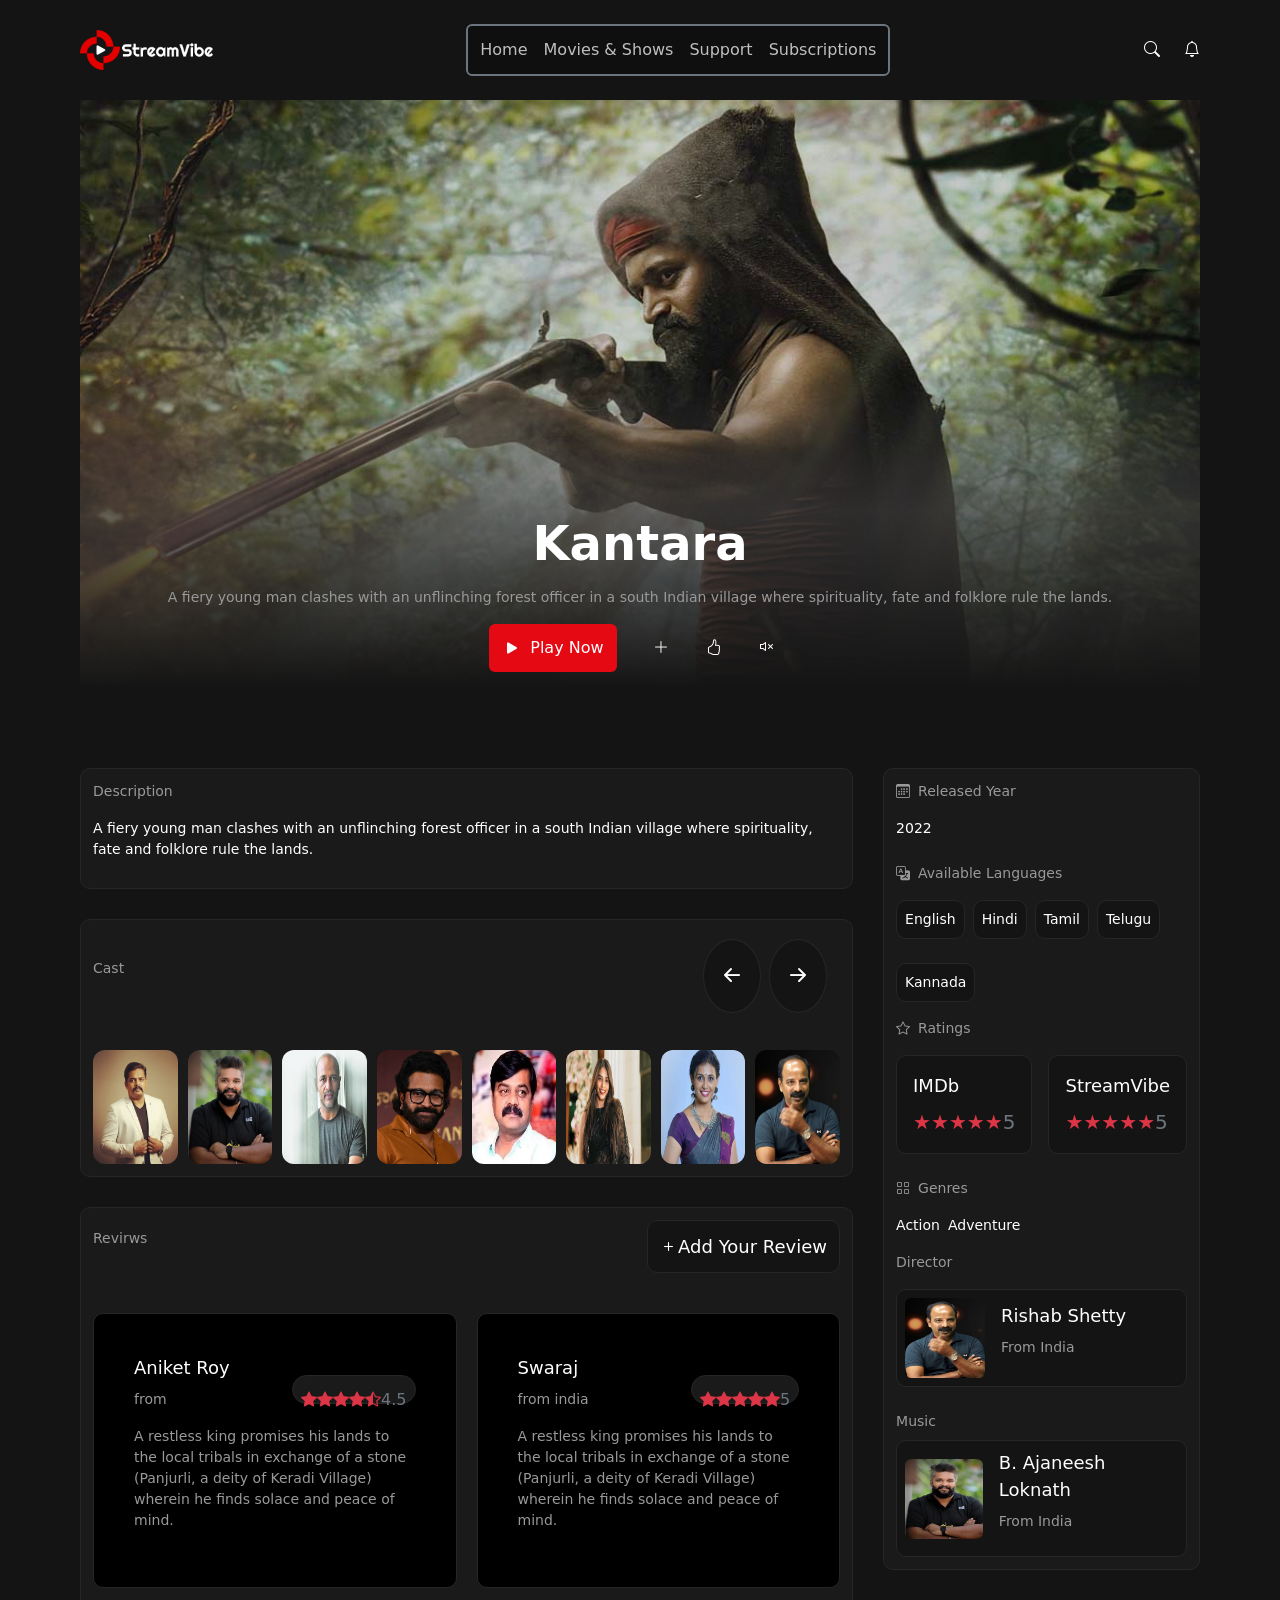
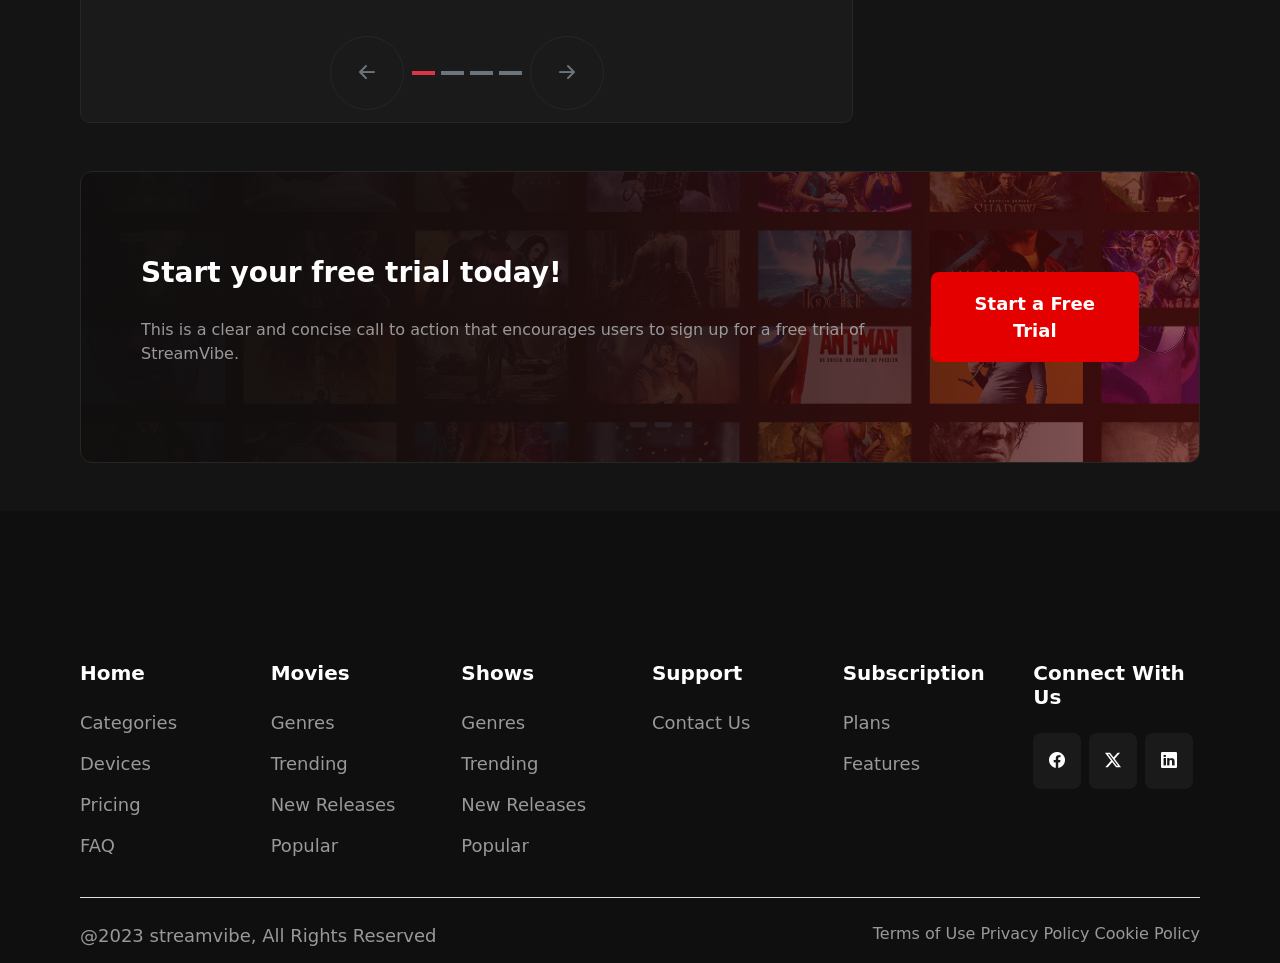
<file: pages/Movie_open.html>
<!DOCTYPE html>
<html lang="en">
    <head>
        <meta charset="UTF-8">
        <meta name="viewport" content="width=device-width, initial-scale=1.0">
        <link rel="stylesheet"
            href="https://cdn.jsdelivr.net/npm/bootstrap@5.3.8/dist/css/bootstrap.min.css">
        <link rel="stylesheet"
            href="https://cdn.jsdelivr.net/npm/bootstrap-icons@1.11.3/font/bootstrap-icons.min.css">

        <title>Movie open</title>
        <link rel="stylesheet" href="../components/Navbar_Footer_Banner.css">
        <link rel="stylesheet" href="../components/hero.css">
        <link rel="stylesheet" href="../components/paragraph_heading.css">
        <link rel="stylesheet" href="../assets/styles/movie_open.css">
    </head>
    <body style="background-color: #141414;">
        <header>
            <nav class="navbar justify-content-between navbar-expand-lg py-4 ">
                <a href="#">
                    <img
                        src="../assets/Logo.png" height="40px"
                        alt="logo">
                </a>
                <button class="d-lg-none d-md-block border-0" type="button">
                    <i class="bi bi-list fs-1 text-white" id="menu"></i>
                </button>
                <div class="links ">
                    <ul
                        class="navbar-nav mx-auto mt-3 mt-lg-0 p-1 border border-2 rounded border-secondary">
                        <li>
                            <a class="nav-link" href="../pages/Home_page.html"
                                >Home</a>
                        </li>
                        <li>
                            <a class="nav-link"
                                href="../pages/movies_show.html"
                                >Movies & Shows</a>
                        </li>
                        <li>
                            <a class="nav-link"
                                href="../pages/Support.html">Support</a>
                        </li>
                        <li>
                            <a class="nav-link" href="../pages/subscription.html"
                                >Subscriptions</a>
                        </li>
                    </ul>
                </div>
                <div
                    class="d-flex align-items-center justify-content-center justify-content-lg-end mt-3 mt-lg-0 d-none d-md-none d-lg-flex gap-lg-2 gap-xl-4 ">
                    <button
                        class="bi bi-search nav-icon me-3 me-lg-0 border-0 text-white"></button>
                    <button
                        class="bi bi-bell nav-icon border-0 text-white"></button>
                </div>
            </nav>
        </header>

        <main>
            <div class="movie-hero position-relative ">
                <img src="../assets/move&open/bg2.png" alt
                    class="w-100 rounded-3 object-fit-cover">
                <div
                    class="movie-hero-overlay d-flex flex-column align-items-center justify-content-end position-absolute bottom-0 start-0 end-0 top-0 pb-3">
                    <h1 class="movie-title text-white">Kantara</h1>
                    <p class="movie-tagline d-none d-lg-block ">A fiery young
                        man clashes with an
                        unflinching forest officer in a south Indian village
                        where spirituality, fate and folklore rule the
                        lands.</p>
                    <div
                        class="hero-btn-group d-flex flex-column flex-md-row  text-center ">
                        <button
                            class="btn t d-flex align-items-center justify-content-center gap-2 text-white ">
                            <i class="bi bi-play-fill fs-5 "></i> Play Now
                        </button>
                        <div class="icons">
                            <button class="btn-icon text-white"><i
                                    class="bi bi-plus-lg"></i></button>
                            <button class="btn-icon text-white"><i
                                    class="bi bi-hand-thumbs-up"></i></button>
                            <button class="btn-icon text-white"><i
                                    class="bi bi-volume-mute"></i></button>
                        </div>
                    </div>
                </div>
            </div>

        </main>

        <section>
            <div class="movie_open d-flex flex-column flex-md-row ">
                <div class="content_movie d-flex flex-column ">
                    <div class="description order-1 " id="border">
                        <p>Description</p>
                        <p class="text-white">A fiery young man clashes with an
                            unflinching forest officer in a south Indian village
                            where spirituality, fate and folklore rule the
                            lands.</p>
                    </div>

                    <div class="cast order-3 " id="border">
                        <div
                            class="head-scroll d-flex justify-content-between align-items-center">
                            <p class="text-capitalize">cast</p>
                            <div class="btn d-flex gap-2">
                                <button class="rounded-circle" id="border"><i
                                        class="bi bi-arrow-left-short fs-2 text-white"></i></button>
                                <button class="rounded-circle" id="border"><i
                                        class="bi bi-arrow-right-short fs-2 text-white"></i></button>
                            </div>
                        </div>
                        <div class="img-box  ">
                            <img src="../assets/move&open/cast1.png" alt>
                            <img src="../assets/move&open/cast2.png" alt>
                            <img src="../assets/move&open/cast7.png" alt>
                            <img src="../assets/move&open/cast8.png" alt>
                            <img src="../assets/move&open/cast6.png" alt>
                            <img src="../assets/move&open/cast5.png" alt>
                            <img src="../assets/move&open/cast4.png" alt>
                            <img src="../assets/move&open/cast3.png" alt>
                        </div>
                    </div>

                    <div class="review order-4 " id="border">
                        <div
                            class="head d-flex justify-content-between align-items-center">
                            <p class="text-capitalize">revirws</p>
                            <button class="text-capitalize text-white"
                                id="border"><i class="bi bi-plus"></i>add your
                                review</button>
                        </div>
                        <div class="box-reviews  ">
                            <div class="box-review d-flex mb-5">
                                <div class="box bg-black" id="border">
                                    <div
                                        class="head-box d-flex justify-content-between align-items-center">
                                        <div class="title">
                                            <h5
                                                class="text-white text-capitalize">aniket
                                                roy</h5>
                                            <p>from</p>
                                        </div>
                                        <button
                                            class=" rounded-pill px-2 text-secondary "
                                            id="border"><i
                                                class="bi bi-star-fill text-danger"></i><i
                                                class="bi bi-star-fill text-danger"></i><i
                                                class="bi bi-star-fill text-danger"></i><i
                                                class="bi bi-star-fill text-danger"></i><i
                                                class="bi bi-star-half text-danger"></i>4.5</button>
                                    </div>
                                    <p>A restless king promises his lands to the
                                        local tribals in exchange of a stone
                                        (Panjurli, a deity of Keradi Village)
                                        wherein he finds solace and peace of
                                        mind.</p>
                                </div>

                                <div class="box bg-black d-none d-lg-flex flex-column " id="border">
                                    <div
                                        class="head-box d-flex justify-content-between align-items-center ">
                                        <div class="title">
                                            <h5
                                                class="text-white text-capitalize">swaraj</h5>
                                            <p>from india</p>
                                        </div>
                                        <button
                                            class="px-2 rounded-pill text-secondary"
                                            id="border"><i
                                                class="bi bi-star-fill text-danger"></i><i
                                                class="bi bi-star-fill text-danger"></i><i
                                                class="bi bi-star-fill text-danger"></i><i
                                                class="bi bi-star-fill text-danger"></i><i
                                                class="bi bi-star-fill text-danger"></i>5</button>
                                    </div>
                                    <p>A restless king promises his lands to the
                                        local tribals in exchange of a stone
                                        (Panjurli, a deity of Keradi Village)
                                        wherein he finds solace and peace of
                                        mind.</p>
                                </div>
                            </div>
                            <div
                                class="buttons d-flex justify-content-center align-items-center gap-2">
                                <button
                                    class="rounded-circle" id="border"><i
                                        class="bi bi-arrow-left-short fs-2 text-secondary p-2"></i></button>
                                <div class="move-point d-flex ">
                                    <div class="bg-point bg-danger"></div>
                                    <div class="bg-point bg-secondary"></div>
                                    <div class="bg-point bg-secondary"></div>
                                    <div class="bg-point bg-secondary"></div>
                                </div>
                                <button
                                    class="rounded-circle" id="border"><i
                                        class="bi bi-arrow-right-short fs-2 text-secondary p-2"></i></button>
                            </div>
                        </div>
                    </div>

                </div>

                <!-- content left movie -->
                <div class="content_left " id="border">
                    <div class="content-box rounded-2 ">
                        <div class="meta-item">
                            <p
                                class="d-flex align-items-center mb-3 "><i
                                    class="bi bi-calendar3 me-2"></i>
                                Released
                                Year</p>
                            <p class="meta-value text-white">2022</p>
                        </div>

                        <div class="meta-item mt-4">
                            <p
                                class="d-flex align-items-center text-muted-custom "><i
                                    class="bi bi-translate me-2"></i>
                                Available
                                Languages</p>
                            <div class="languages d-flex flex-wrap gap-2">
                                <span
                                    class="language rounded-2"><p
                                        class="text-white p-2"
                                        id="border">English</p></span>
                                <span
                                    class="language rounded-2"><p
                                        class="text-white p-2"
                                        id="border">Hindi</p></span>
                                <span
                                    class="language rounded-2"><p
                                        class="text-white p-2"
                                        id="border">Tamil</p></span>
                                <span
                                    class="language rounded-2"><p
                                        class="text-white p-2"
                                        id="border">Telugu</p></span>
                                <span
                                    class="language rounded-2"><p
                                        class="text-white p-2"
                                        id="border">Kannada</p></span>
                            </div>
                        </div>

                        <div class="meta-item ">
                            <p
                                class="d-flex align-items-center mb-3 "><i
                                    class="bi bi-star me-2"></i>
                                Ratings</p>
                            <div class=" d-flex gap-3">
                                <div class="rating-box p-3 flex-fill"
                                    id="border">
                                    <h5
                                        class="rating-header text-white ">IMDb</h5>
                                    <div class="star d-flex ">
                                        <span
                                            class="rating-stars text-danger">★★★★★</span>
                                        <span
                                            class=" text-secondary ">5</span>
                                    </div>
                                </div>
                                <div class="rating-box p-3 flex-fill"
                                    id="border">
                                    <h5
                                        class="rating-header text-white ">StreamVibe</h5>
                                    <div class="d-flex ">
                                        <span
                                            class="rating-stars text-danger ">★★★★★</span>
                                        <span
                                            class="text-secondary ">5</span>
                                    </div>
                                </div>
                            </div>
                        </div>

                        <div class="meta-item mt-4">
                            <p
                                class="d-flex align-items-center mb-3"><i
                                    class="bi bi-grid me-2"></i> Genres</p>
                            <div class="custom d-flex flex-wrap gap-2">
                                <span
                                    class="badge-custom rounded-2 text-white "><p
                                        class="text-white">Action</p></span>
                                <span
                                    class="badge-custom rounded-2 text-white "><p
                                        class="text-white">Adventure</p></span>
                            </div>
                        </div>

                        <div class="meta-item">
                            <p>Director</p>

                            <div
                                class="profile-sm d-flex align-items-center gap-3 p-2 mb-4"
                                id="border">

                                <img src="../assets/move&open/cast3.png"
                                    alt="Director"
                                    class="rounded-2">

                                <div class="profile-info">
                                    <h5 class="profile-name text-white">Rishab
                                        Shetty</h5>
                                    <p class="profile-sub">From India</p>
                                </div>

                            </div>
                        </div>

                        <div class="meta-item ">
                            <p class=" mb-2">Music</p>
                            <div
                                class="profile-sm d-flex align-items-center  gap-3 p-2"
                                id="border">
                                <img
                                    src="../assets/move&open/cast2.png"
                                    alt="Music"
                                    class="rounded-2">
                                <div class="profile-info">
                                    <h5 class="profile-name text-white">B.
                                        Ajaneesh
                                        Loknath</h5>
                                    <p class="profile-sub">From India</p>
                                </div>
                            </div>
                        </div>
                    </div>
                </div>
            </div>
        </section>

        <!-- banner -->

        <div
            class="banner mt-5 mb-5 d-flex flex-column flex-md-row  justify-content-between align-items-center ">
            <div>
                <h2 class="text-white mb-4">Start your free trial today!</h2>
                <p>This is a clear and concise call to action that encourages
                    users to sign up for a free trial of StreamVibe.</p>
            </div>
            <div>
                <button class="text-white border-0">Start a Free Trial</button>
            </div>
        </div>

        <footer>
            <div class="footerall">
                <div class="row mb-4">
                    <div class="col-6 col-md-2 d-flex flex-column">
                        <h6 class="footer-heading">Home</h6>
                        <a href="#" class="footer-link">Categories</a>
                        <a href="#" class="footer-link">Devices</a>
                        <a href="#" class="footer-link">Pricing</a>
                        <a href="#" class="footer-link">FAQ</a>
                    </div>
                    <div class="col-6 col-md-2 d-flex flex-column">
                        <h6 class="footer-heading">Movies</h6>
                        <a href="#" class="footer-link">Genres</a>
                        <a href="#" class="footer-link">Trending</a>
                        <a href="#" class="footer-link">New Releases</a>
                        <a href="#" class="footer-link">Popular</a>
                    </div>
                    <div class="col-6 col-md-2 d-flex flex-column">
                        <h6 class="footer-heading">Shows</h6>
                        <a href="#" class="footer-link">Genres</a>
                        <a href="#" class="footer-link">Trending</a>
                        <a href="#" class="footer-link">New Releases</a>
                        <a href="#" class="footer-link">Popular</a>
                    </div>
                    <div class="col-6 col-md-2 d-flex flex-column">
                        <h6 class="footer-heading">Support</h6>
                        <a href="index.html" class="footer-link">Contact Us</a>
                    </div>
                    <div class="col-6 col-md-2 d-flex flex-column">
                        <h6 class="footer-heading">Subscription</h6>
                        <a href="#" class="footer-link">Plans</a>
                        <a href="#" class="footer-link">Features</a>
                    </div>
                    <div class="col-6 col-md-2 ">
                        <h6 class="footer-heading">Connect With Us</h6>
                        <div class="d-flex gap-2">
                            <a href="#" class="social-icon"><i
                                    class="bi bi-facebook"></i></a>
                            <a href="#" class="social-icon"><i
                                    class="bi bi-twitter-x"></i></a>
                            <a href="#" class="social-icon"><i
                                    class="bi bi-linkedin"></i></a>
                        </div>
                    </div>
                </div>

                <div
                    class="footer-bottom d-flex flex-column flex-md-row justify-content-between border-top pt-4">
                    <div id="footer-bottom-left">
                        @2023 streamvibe, All Rights Reserved
                    </div>
                    <div class="footer-bottom-links mt-3 mt-md-0">
                        <a class="text-decoration-none gap" href="#">Terms of
                            Use</a>
                        <a class="text-decoration-none gap" href="#">Privacy
                            Policy</a>
                        <a class="text-decoration-none gap" href="#">Cookie
                            Policy</a>
                    </div>
                </div>
            </div>
        </footer>

        <script
            src="https://cdn.jsdelivr.net/npm/bootstrap@5.3.8/dist/js/bootstrap.min.js"
            integrity="sha384-G/EV+4j2dNv+tEPo3++6LCgdCROaejBqfUeNjuKAiuXbjrxilcCdDz6ZAVfHWe1Y"
            crossorigin="anonymous"></script>

    </body>
</html>
</file>
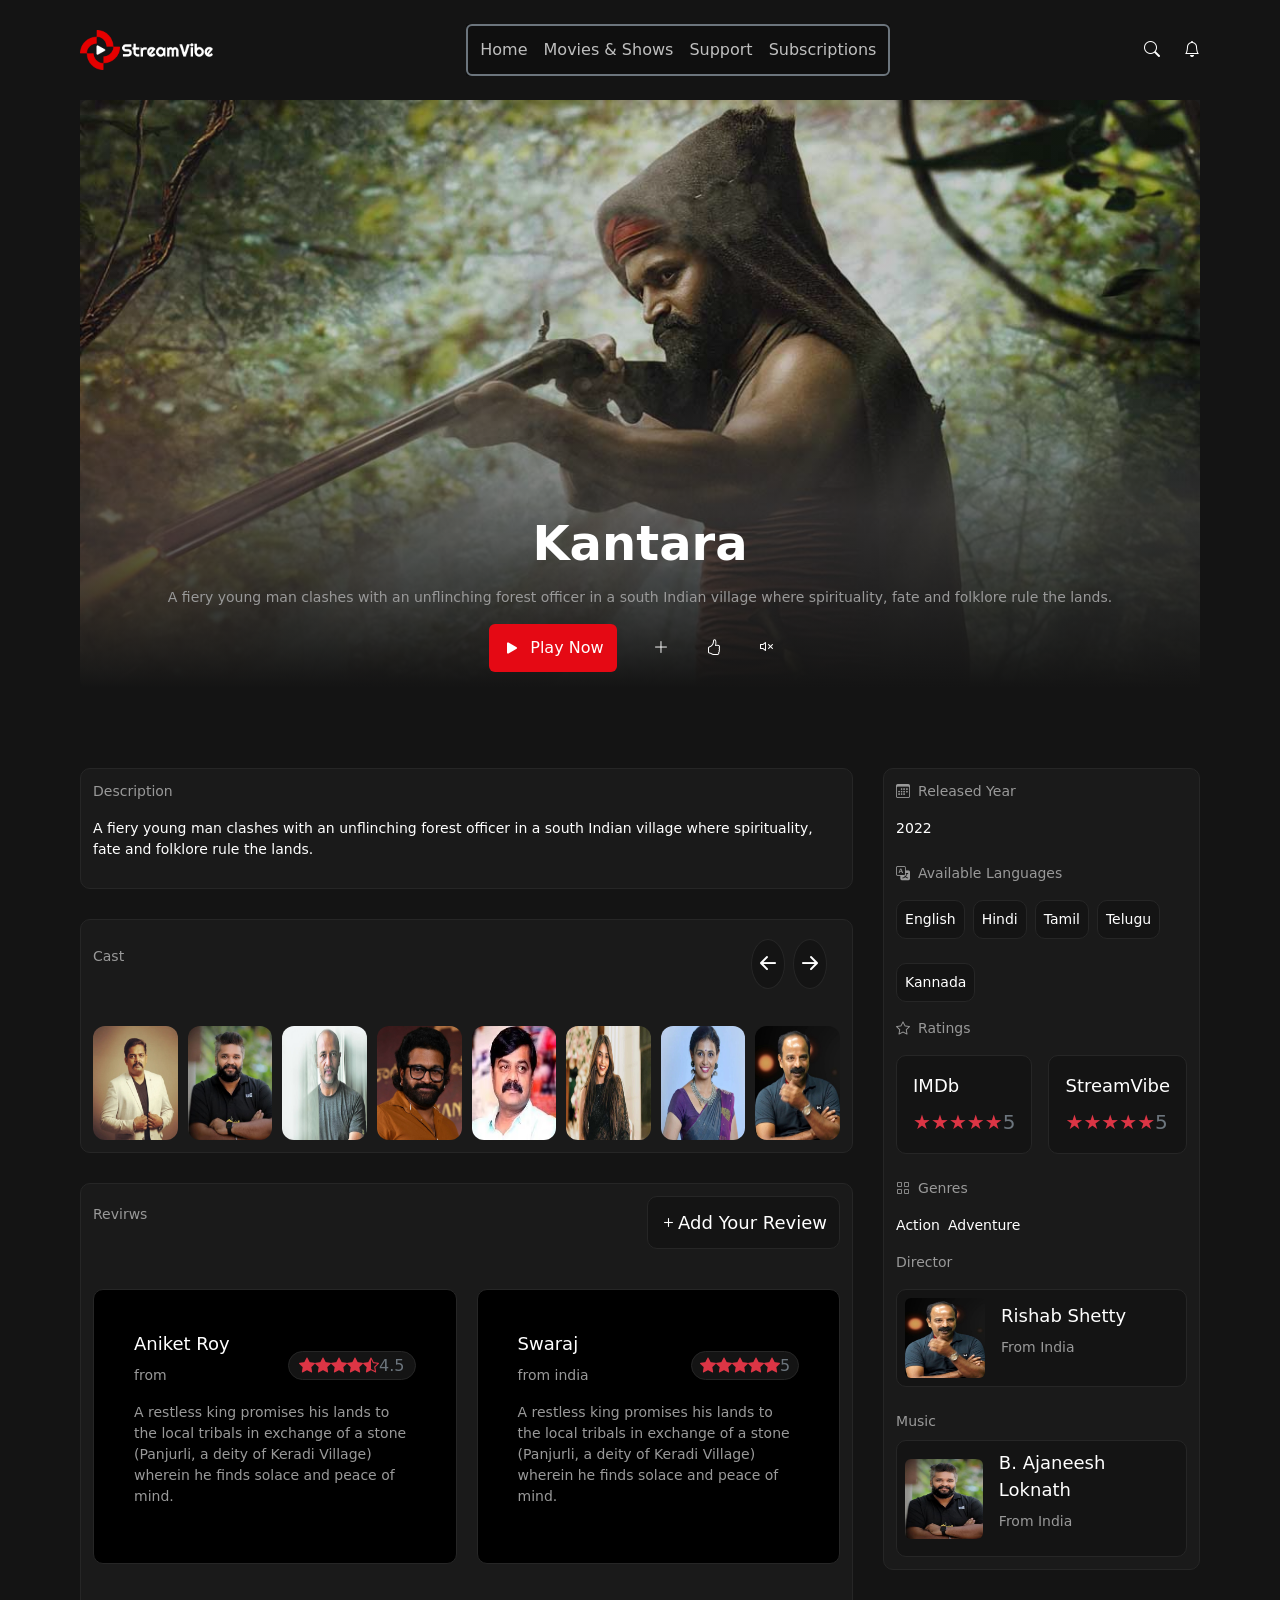
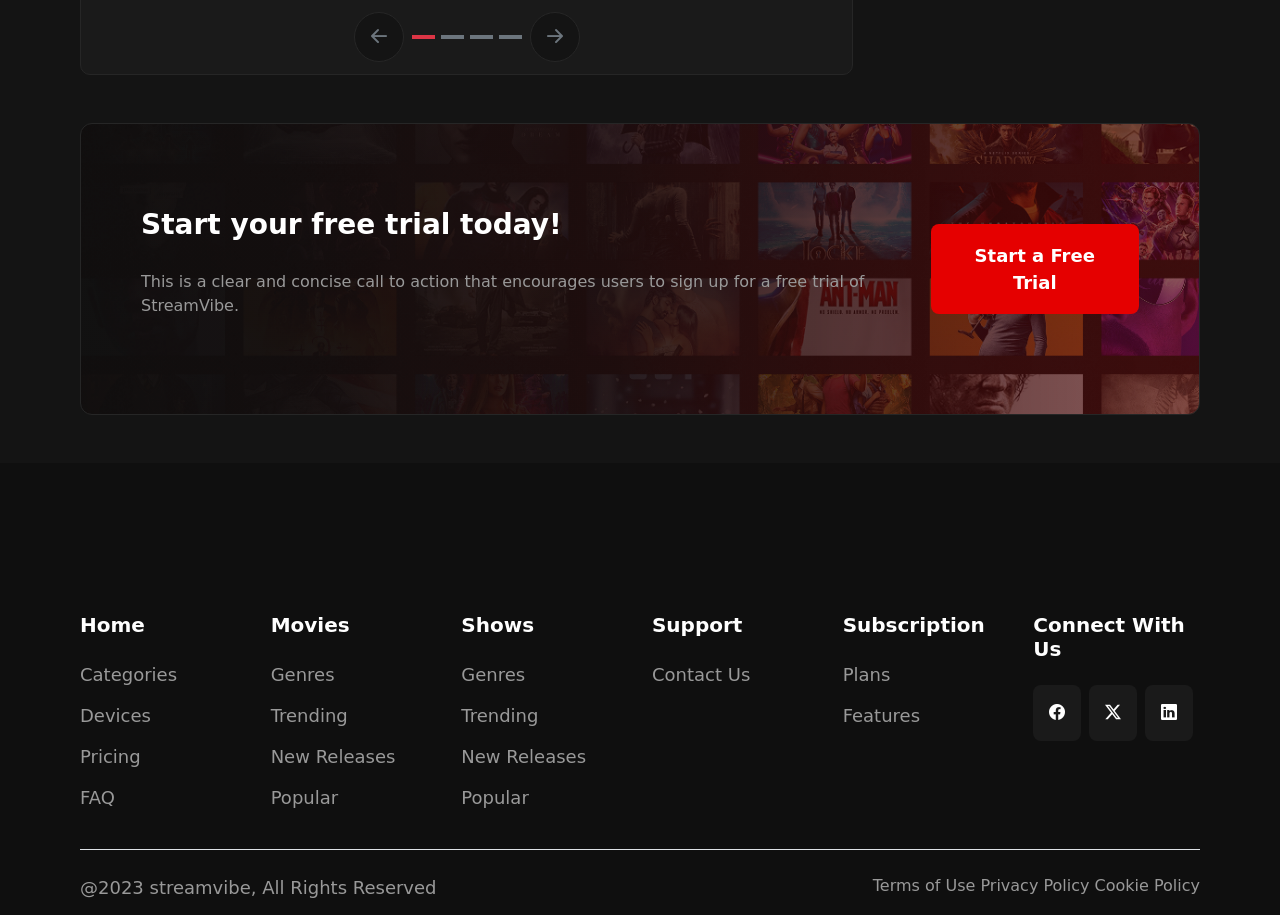
<file: pages/Movie_Page_Open.html>
<!DOCTYPE html>
<html lang="en">
    <head>
        <meta charset="UTF-8">
        <meta name="viewport" content="width=device-width, initial-scale=1.0">
        <link rel="stylesheet"
            href="https://cdn.jsdelivr.net/npm/bootstrap@5.3.8/dist/css/bootstrap.min.css">
        <link rel="stylesheet"
            href="https://cdn.jsdelivr.net/npm/bootstrap-icons@1.11.3/font/bootstrap-icons.min.css">

        <title>Movie open</title>
        <link rel="stylesheet" href="../components/Navbar_Footer_Banner.css">
        <link rel="stylesheet" href="../components/hero.css">
        <link rel="stylesheet" href="../components/paragraph_heading.css">
        <link rel="stylesheet" href="../assets/styles/movie_open.css">
    </head>
    <body>
        <header>
            <nav class="navbar justify-content-between navbar-expand-lg py-4 ">
                <a href="#">
                    <img
                        src="../assets/Logo.png" height="40px"
                        alt="logo">
                </a>
                <button class="d-lg-none d-md-block " type="button" id="border">
                    <i class="bi bi-list fs-1 text-white" id="menu"></i>
                </button>
                <div class="links ">
                    <ul
                        class="navbar-nav mx-auto mt-3 mt-lg-0 p-1 border border-2 rounded border-secondary">
                        <li>
                            <a class="nav-link" href="../pages/Home_page.html"
                                >Home</a>
                        </li>
                        <li>
                            <a class="nav-link"
                                href="../pages/movies_show.html"
                                >Movies & Shows</a>
                        </li>
                        <li>
                            <a class="nav-link"
                                href="../pages/Support.html">Support</a>
                        </li>
                        <li>
                            <a class="nav-link" href="../pages/subscription.html"
                                >Subscriptions</a>
                        </li>
                    </ul>
                </div>
                <div
                    class="d-flex align-items-center justify-content-center justify-content-lg-end mt-3 mt-lg-0 d-none d-md-none d-lg-flex gap-lg-2 gap-xl-4 ">
                    <button
                        class="bi bi-search nav-icon me-3 me-lg-0 border-0 text-white"></button>
                    <button
                        class="bi bi-bell nav-icon border-0 text-white"></button>
                </div>
            </nav>
        </header>

        <!-- hero -->
        <main>
            <div class="movie-hero position-relative ">
                <img src="../assets/move&open/bg2.png" alt
                    class="w-100 rounded-3 object-fit-cover">
                <div
                    class="movie-hero-overlay d-flex flex-column align-items-center justify-content-end position-absolute bottom-0 start-0 end-0 top-0 pb-3">
                    <h1 class="movie-title text-white">Kantara</h1>
                    <p class="movie-tagline d-none d-lg-block ">A fiery young
                        man clashes with an
                        unflinching forest officer in a south Indian village
                        where spirituality, fate and folklore rule the
                        lands.</p>
                    <div
                        class="hero-btn-group d-flex flex-column flex-md-row  text-center ">
                        <button
                            class="btn t d-flex align-items-center justify-content-center gap-2 text-white ">
                            <i class="bi bi-play-fill fs-5 "></i> Play Now
                        </button>
                        <div class="icons">
                            <button class="btn-icon text-white"><i
                                    class="bi bi-plus-lg"></i></button>
                            <button class="btn-icon text-white"><i
                                    class="bi bi-hand-thumbs-up"></i></button>
                            <button class="btn-icon text-white"><i
                                    class="bi bi-volume-mute"></i></button>
                        </div>
                    </div>
                </div>
            </div>

        </main>

        <section>
            <div class="movie_open d-flex flex-column flex-md-row ">
                <div class="content_movie d-flex flex-column ">


                    <!-- description  -->
                    <div class="description order-1 " id="border">
                        <p>Description</p>
                        <p class="text-white">A fiery young man clashes with an
                            unflinching forest officer in a south Indian village
                            where spirituality, fate and folklore rule the
                            lands.</p>
                    </div>

                    <!-- cast -->
                    <div class="cast order-3 " id="border">
                        <div
                            class="head-scroll d-flex justify-content-between align-items-center">
                            <p class="text-capitalize">cast</p>
                            <div class="btn d-flex gap-2">
                                <button class="rounded-circle" ><i
                                        class="bi bi-arrow-left-short fs-2 text-white"></i></button>
                                <button class="rounded-circle" ><i
                                        class="bi bi-arrow-right-short fs-2 text-white"></i></button>
                            </div>
                        </div>
                        <div class="img-box  ">
                            <img src="../assets/move&open/cast1.png" alt>
                            <img src="../assets/move&open/cast2.png" alt>
                            <img src="../assets/move&open/cast7.png" alt>
                            <img src="../assets/move&open/cast8.png" alt>
                            <img src="../assets/move&open/cast6.png" alt>
                            <img src="../assets/move&open/cast5.png" alt>
                            <img src="../assets/move&open/cast4.png" alt>
                            <img src="../assets/move&open/cast3.png" alt>
                        </div>
                    </div>

                    <!-- review -->
                    <div class="review order-4 " id="border">
                        <div
                            class="head d-flex justify-content-between align-items-center">
                            <p class="text-capitalize">revirws</p>
                            <button class="text-capitalize text-white"
                                id="border"><i class="bi bi-plus"></i>add your
                                review</button>
                        </div>
                        <div class="box-reviews  ">
                            <div class="box-review d-flex mb-5">
                                <div class="box bg-black" id="border">
                                    <div
                                        class="head-box d-flex justify-content-between align-items-center">
                                        <div class="title">
                                            <h5
                                                class="text-white text-capitalize">aniket
                                                roy</h5>
                                            <p>from</p>
                                        </div>
                                        <button
                                            class=" rounded-pill text-secondary "
                                            ><i
                                                class="bi bi-star-fill text-danger"></i><i
                                                class="bi bi-star-fill text-danger"></i><i
                                                class="bi bi-star-fill text-danger"></i><i
                                                class="bi bi-star-fill text-danger"></i><i
                                                class="bi bi-star-half text-danger"></i>4.5</button>
                                    </div>
                                    <p>A restless king promises his lands to the
                                        local tribals in exchange of a stone
                                        (Panjurli, a deity of Keradi Village)
                                        wherein he finds solace and peace of
                                        mind.</p>
                                </div>

                                <div
                                    class="box bg-black d-none d-lg-flex flex-column "
                                    id="border">
                                    <div
                                        class="head-box d-flex justify-content-between align-items-center ">
                                        <div class="title">
                                            <h5
                                                class="text-white text-capitalize">swaraj</h5>
                                            <p>from india</p>
                                        </div>
                                        <button
                                            class="px-2 rounded-pill text-secondary"
                                            ><i
                                                class="bi bi-star-fill text-danger"></i><i
                                                class="bi bi-star-fill text-danger"></i><i
                                                class="bi bi-star-fill text-danger"></i><i
                                                class="bi bi-star-fill text-danger"></i><i
                                                class="bi bi-star-fill text-danger"></i>5</button>
                                    </div>
                                    <p>A restless king promises his lands to the
                                        local tribals in exchange of a stone
                                        (Panjurli, a deity of Keradi Village)
                                        wherein he finds solace and peace of
                                        mind.</p>
                                </div>
                            </div>
                            <div
                                class="buttons d-flex justify-content-center align-items-center gap-2">
                                <button
                                    class="rounded-circle" ><i
                                        class="bi bi-arrow-left-short fs-2 text-secondary p-2"></i></button>
                                <div class="move-point d-flex ">
                                    <div class="bg-point bg-danger"></div>
                                    <div class="bg-point bg-secondary"></div>
                                    <div class="bg-point bg-secondary"></div>
                                    <div class="bg-point bg-secondary"></div>
                                </div>
                                <button
                                    class="rounded-circle" ><i
                                        class="bi bi-arrow-right-short fs-2 text-secondary p-2"></i></button>
                            </div>
                        </div>
                    </div>

                </div>

                <!-- content left movie -->
                <div class="content_left " id="border">
                    <div class="content-box rounded-2 ">
                        <div class="meta-item">
                            <p
                                class="d-flex align-items-center mb-3 "><i
                                    class="bi bi-calendar3 me-2"></i>
                                Released
                                Year</p>
                            <p class="meta-value text-white">2022</p>
                        </div>

                        <div class="meta-item mt-4">
                            <p
                                class="d-flex align-items-center text-muted-custom "><i
                                    class="bi bi-translate me-2"></i>
                                Available
                                Languages</p>
                            <div class="languages d-flex flex-wrap gap-2">
                                <span
                                    class="language rounded-2"><p
                                        class="text-white p-2"
                                        id="border">English</p></span>
                                <span
                                    class="language rounded-2"><p
                                        class="text-white p-2"
                                        id="border">Hindi</p></span>
                                <span
                                    class="language rounded-2"><p
                                        class="text-white p-2"
                                        id="border">Tamil</p></span>
                                <span
                                    class="language rounded-2"><p
                                        class="text-white p-2"
                                        id="border">Telugu</p></span>
                                <span
                                    class="language rounded-2"><p
                                        class="text-white p-2"
                                        id="border">Kannada</p></span>
                            </div>
                        </div>

                        <div class="meta-item ">
                            <p
                                class="d-flex align-items-center mb-3 "><i
                                    class="bi bi-star me-2"></i>
                                Ratings</p>
                            <div class=" d-flex gap-3">
                                <div class="rating-box p-3 flex-fill"
                                    id="border">
                                    <h5
                                        class="rating-header text-white ">IMDb</h5>
                                    <div class="star d-flex ">
                                        <span
                                            class="rating-stars text-danger">★★★★★</span>
                                        <span
                                            class=" text-secondary ">5</span>
                                    </div>
                                </div>
                                <div class="rating-box p-3 flex-fill"
                                    id="border">
                                    <h5
                                        class="rating-header text-white ">StreamVibe</h5>
                                    <div class="d-flex ">
                                        <span
                                            class="rating-stars text-danger ">★★★★★</span>
                                        <span
                                            class="text-secondary ">5</span>
                                    </div>
                                </div>
                            </div>
                        </div>

                        <div class="meta-item mt-4">
                            <p
                                class="d-flex align-items-center mb-3"><i
                                    class="bi bi-grid me-2"></i> Genres</p>
                            <div class="custom d-flex flex-wrap gap-2">
                                <span
                                    class="badge-custom rounded-2 text-white "><p
                                        class="text-white">Action</p></span>
                                <span
                                    class="badge-custom rounded-2 text-white "><p
                                        class="text-white">Adventure</p></span>
                            </div>
                        </div>

                        <div class="meta-item">
                            <p>Director</p>

                            <div
                                class="profile-sm d-flex align-items-center gap-3 p-2 mb-4"
                                id="border">

                                <img src="../assets/move&open/cast3.png"
                                    alt="Director"
                                    class="rounded-2">

                                <div class="profile-info">
                                    <h5 class="profile-name text-white">Rishab
                                        Shetty</h5>
                                    <p class="profile-sub">From India</p>
                                </div>

                            </div>
                        </div>

                        <div class="meta-item ">
                            <p class=" mb-2">Music</p>
                            <div
                                class="profile-sm d-flex align-items-center  gap-3 p-2"
                                id="border">
                                <img
                                    src="../assets/move&open/cast2.png"
                                    alt="Music"
                                    class="rounded-2">
                                <div class="profile-info">
                                    <h5 class="profile-name text-white">B.
                                        Ajaneesh
                                        Loknath</h5>
                                    <p class="profile-sub">From India</p>
                                </div>
                            </div>
                        </div>
                    </div>
                </div>
            </div>
        </section>

        <!-- banner -->

        <div
            class="banner mt-5 mb-5 d-flex flex-column flex-md-row  justify-content-between align-items-center ">
            <div>
                <h2 class="text-white mb-4">Start your free trial today!</h2>
                <p>This is a clear and concise call to action that encourages
                    users to sign up for a free trial of StreamVibe.</p>
            </div>
            <div>
                <button class="text-white border-0">Start a Free Trial</button>
            </div>
        </div>

        <footer>
            <div class="footerall">
                <div class="row mb-4">
                    <div class="col-6 col-md-2 d-flex flex-column">
                        <h6 class="footer-heading">Home</h6>
                        <a href="#" class="footer-link">Categories</a>
                        <a href="#" class="footer-link">Devices</a>
                        <a href="#" class="footer-link">Pricing</a>
                        <a href="#" class="footer-link">FAQ</a>
                    </div>
                    <div class="col-6 col-md-2 d-flex flex-column">
                        <h6 class="footer-heading">Movies</h6>
                        <a href="#" class="footer-link">Genres</a>
                        <a href="#" class="footer-link">Trending</a>
                        <a href="#" class="footer-link">New Releases</a>
                        <a href="#" class="footer-link">Popular</a>
                    </div>
                    <div class="col-6 col-md-2 d-flex flex-column">
                        <h6 class="footer-heading">Shows</h6>
                        <a href="#" class="footer-link">Genres</a>
                        <a href="#" class="footer-link">Trending</a>
                        <a href="#" class="footer-link">New Releases</a>
                        <a href="#" class="footer-link">Popular</a>
                    </div>
                    <div class="col-6 col-md-2 d-flex flex-column">
                        <h6 class="footer-heading">Support</h6>
                        <a href="index.html" class="footer-link">Contact Us</a>
                    </div>
                    <div class="col-6 col-md-2 d-flex flex-column">
                        <h6 class="footer-heading">Subscription</h6>
                        <a href="#" class="footer-link">Plans</a>
                        <a href="#" class="footer-link">Features</a>
                    </div>
                    <div class="col-6 col-md-2 ">
                        <h6 class="footer-heading">Connect With Us</h6>
                        <div class="d-flex gap-2">
                            <a href="#" class="social-icon"><i
                                    class="bi bi-facebook"></i></a>
                            <a href="#" class="social-icon"><i
                                    class="bi bi-twitter-x"></i></a>
                            <a href="#" class="social-icon"><i
                                    class="bi bi-linkedin"></i></a>
                        </div>
                    </div>
                </div>

                <div
                    class="footer-bottom d-flex flex-column flex-md-row justify-content-between border-top pt-4">
                    <div id="footer-bottom-left">
                        @2023 streamvibe, All Rights Reserved
                    </div>
                    <div class="footer-bottom-links mt-3 mt-md-0">
                        <a class="text-decoration-none gap" href="#">Terms of
                            Use</a>
                        <a class="text-decoration-none gap" href="#">Privacy
                            Policy</a>
                        <a class="text-decoration-none gap" href="#">Cookie
                            Policy</a>
                    </div>
                </div>
            </div>
        </footer>

        <script
            src="https://cdn.jsdelivr.net/npm/bootstrap@5.3.8/dist/js/bootstrap.min.js"
            integrity="sha384-G/EV+4j2dNv+tEPo3++6LCgdCROaejBqfUeNjuKAiuXbjrxilcCdDz6ZAVfHWe1Y"
            crossorigin="anonymous"></script>

    </body>
</html>
</file>
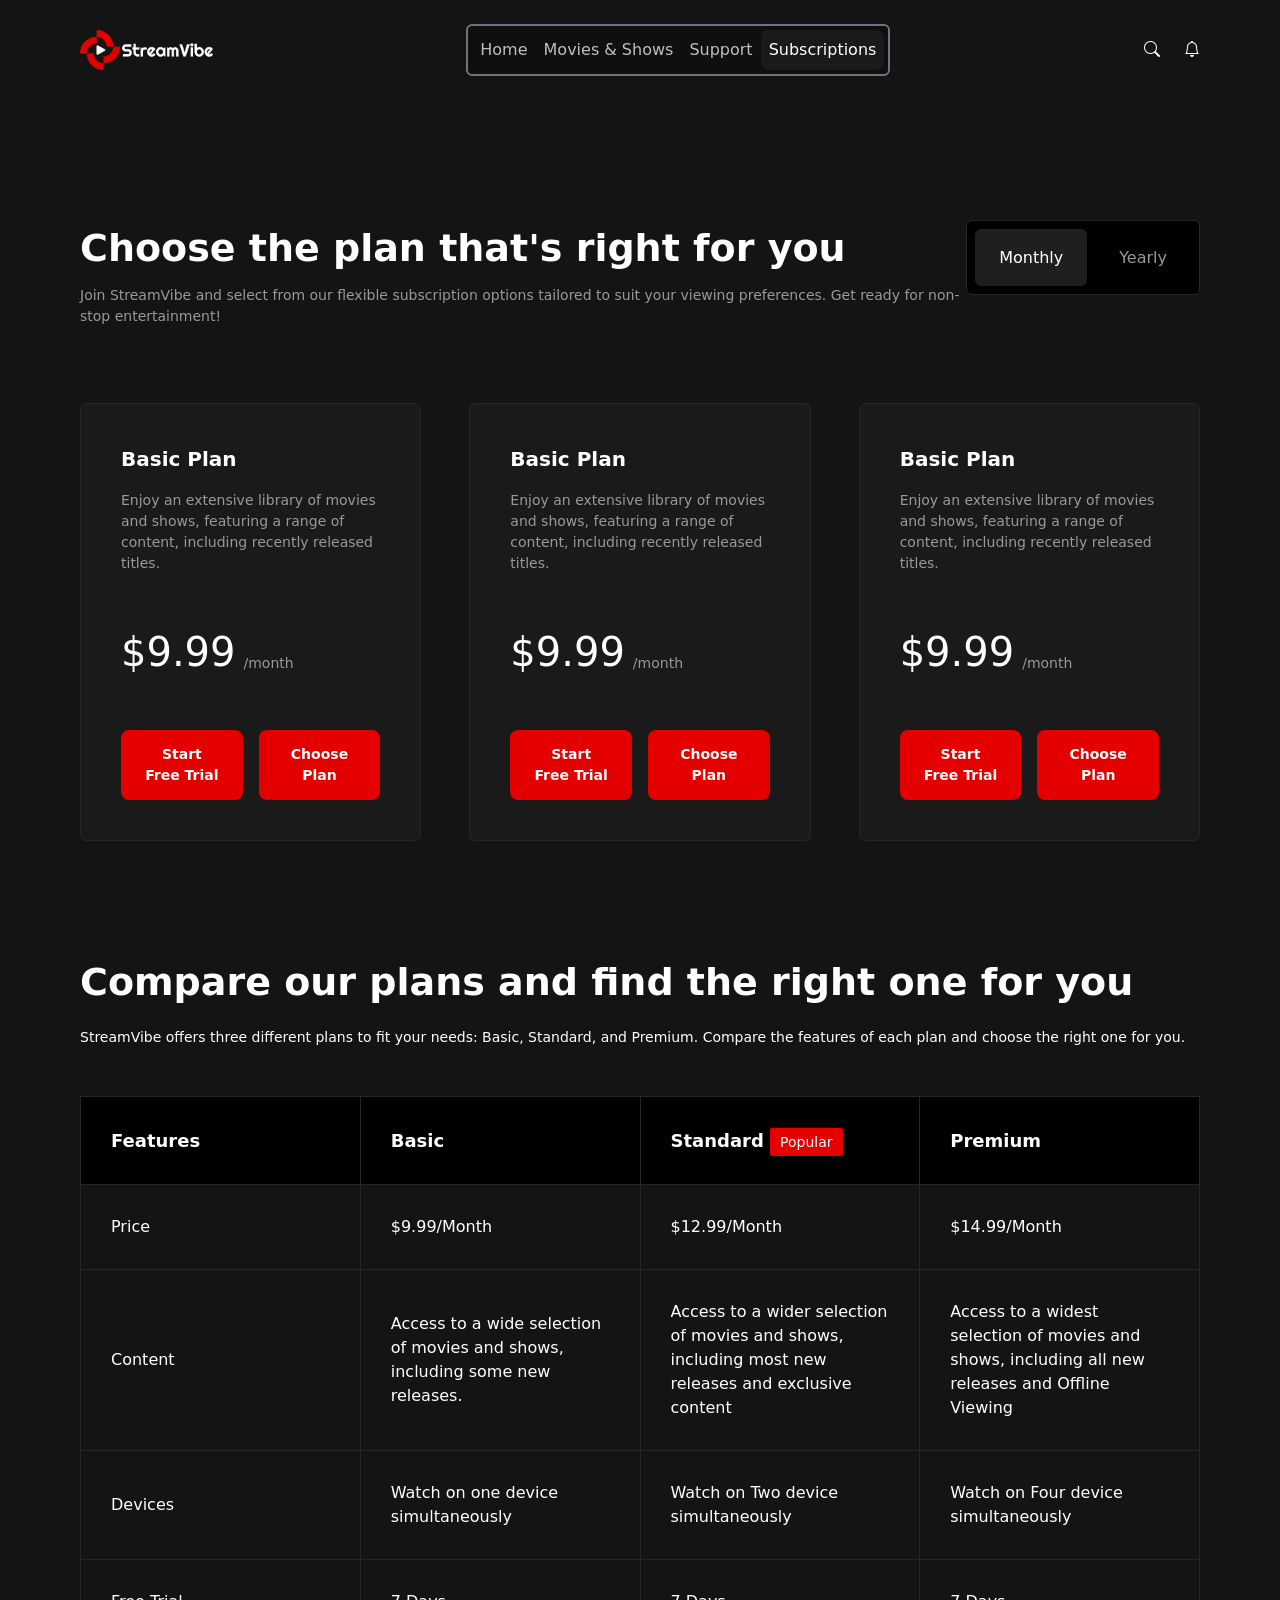
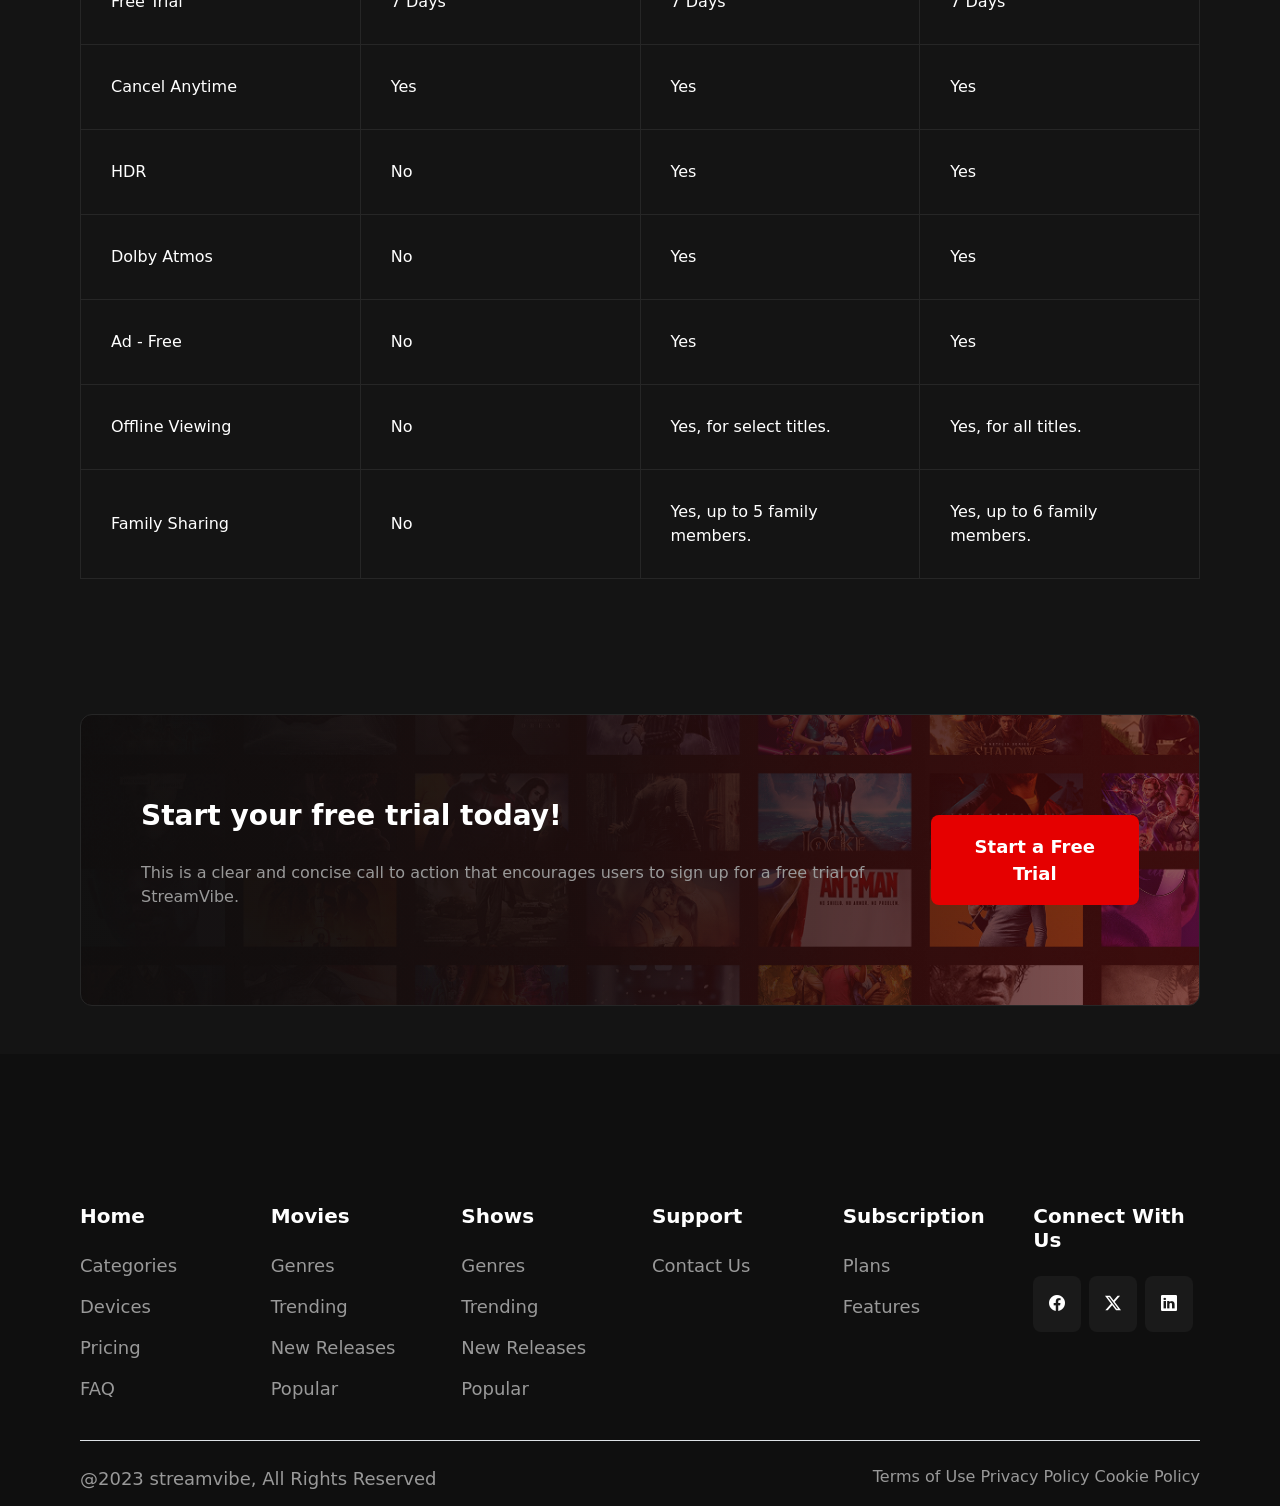
<file: pages/subscription.html>
<!DOCTYPE html>
<html lang="en">
    <head>
        <meta charset="UTF-8">
        <meta name="viewport" content="width=device-width, initial-scale=1.0">
        <title>Subscription</title>
        <link rel="stylesheet"
            href="https://cdn.jsdelivr.net/npm/bootstrap@5.3.8/dist/css/bootstrap.min.css">
        <link rel="stylesheet"
            href="https://cdn.jsdelivr.net/npm/bootstrap-icons@1.11.3/font/bootstrap-icons.min.css">
        <link rel="stylesheet" href="../components/Navbar_Footer_Banner.css">
        <link rel="stylesheet" href="../components/paragraph_heading.css">
        <link rel="stylesheet" href="../components/plan.css">
        <link rel="stylesheet" href="../components/button.css">
        <link rel="stylesheet" href="../assets/styles/subscription.css">
    </head>
    <body>

        <header>
            <nav class="navbar justify-content-between navbar-expand-lg py-4 ">
                <a href="#">
                    <img
                        src="../assets/Logo.png" height="40px"
                        alt="logo">
                </a>
                <button class="d-lg-none d-md-block" type="button" id="border">
                    <i class="bi bi-list fs-1 text-white" id="menu"></i>
                </button>
                <div class="links ">
                    <ul
                        class="navbar-nav mx-auto mt-3 mt-lg-0 p-1 border border-2 rounded border-secondary">
                        <li>
                            <a class="nav-link"
                                href="../pages/Home_page.html">Home</a>
                        </li>
                        <li>
                            <a class="nav-link"
                                href="../pages/movies_show.html">Movies &
                                Shows</a>
                        </li>
                        <li>
                            <a class="nav-link"
                                href="../pages/Support.html">Support</a>
                        </li>
                        <li>
                            <a class="nav-link active"
                                href="#">Subscriptions</a>
                        </li>
                    </ul>
                </div>
                <div
                    class="d-flex align-items-center justify-content-center justify-content-lg-end mt-3 mt-lg-0 d-none d-md-none d-lg-flex gap-lg-2 gap-xl-4 ">
                    <button
                        class="bi bi-search nav-icon me-3 me-lg-0 border-0 text-white"></button>
                    <button
                        class="bi bi-bell nav-icon border-0 text-white"></button>
                </div>
            </nav>
        </header>

        <!-- section plan -->
        <section>
            <div class="plan">
                <div
                    class="head-plan d-flex justify-content-between flex-column flex-md-row">
                    <div class="title-plan">
                        <h2 class="text-white">Choose the plan that's right for
                            you</h2>
                        <p>Join StreamVibe and select from our flexible
                            subscription options tailored to suit your viewing
                            preferences. Get ready for non-stop
                            entertainment!</p>
                    </div>
                    <div class="btn d-flex gap-2 p-2 bg-black rounded-2 ">
                        <button
                            class="active rounded-2 border-0 ">Monthly</button>
                        <button
                            class="button border-0 rounded-2 ">Yearly</button>
                    </div>
                </div>

                <!-- cards -->
                <div class="cards d-flex gap-5 flex-column flex-md-row ">

                    <div class="card rounded-2">
                        <h3 class="text-white mb-3">Basic Plan</h3>
                        <p class="mb-5">Enjoy an extensive library of movies and
                            shows, featuring
                            a range of content, including recently released
                            titles.</p>
                        <span
                            class="mb-5 text-white fs-1 d-flex align-items-end gap-2">$9.99<sub><p>/month</p></sub></span>
                        <div class="btns d-flex gap-3 ">
                            <button class="buttons">Start Free Trial</button>
                            <button class="buttons">Choose Plan</button>
                        </div>
                    </div>
                    <div class="card rounded-2">
                        <h3 class="text-white mb-3">Basic Plan</h3>
                        <p class="mb-5">Enjoy an extensive library of movies and
                            shows, featuring
                            a range of content, including recently released
                            titles.</p>
                        <span
                            class="mb-5 text-white fs-1 d-flex align-items-end gap-2">$9.99<sub><p>/month</p></sub></span>
                        <div class=" d-flex gap-3">
                            <button class="buttons">Start Free Trial</button>
                            <button class="buttons">Choose Plan</button>
                        </div>
                    </div>
                    <div class="card rounded-2">
                        <h3 class="text-white mb-3">Basic Plan</h3>
                        <p class="mb-5">Enjoy an extensive library of movies and
                            shows, featuring
                            a range of content, including recently released
                            titles.</p>
                        <span
                            class="mb-5 text-white fs-1 d-flex align-items-end gap-2">$9.99<sub><p>/month</p></sub></span>
                        <div class=" d-flex gap-3">
                            <button class="buttons">Start Free Trial</button>
                            <button class="buttons">Choose Plan</button>
                        </div>
                    </div>
                </div>
            </div>
        </section>

        <main>
            <!-- Compare Section -->
            <div class="compare-section">
                <h2 class="page-title mb-3 text-white">Compare our plans and
                    find the right one
                    for you</h2>
                <p class="page-desc mb-5 text-white">StreamVibe offers three
                    different plans to
                    fit your needs: Basic, Standard, and Premium. Compare the
                    features of each plan and choose the right one for you.</p>

                <!-- Desktop Table -->
                <div class="d-none d-lg-block compare-table-container">
                    <table class=" w-100">
                        <thead class>
                            <tr class="text-white">
                                <th>Features</th>
                                <th>Basic</th>
                                <th>Standard <span
                                        class="badge-popular text-white">Popular</span></th>
                                <th>Premium</th>
                            </tr>
                        </thead>
                        <tbody>
                            <tr class="text-white ">
                                <td>Price</td>
                                <td>$9.99/Month</td>
                                <td>$12.99/Month</td>
                                <td>$14.99/Month</td>
                            </tr>
                            <tr class="text-white">
                                <td>Content</td>
                                <td>Access to a wide selection of movies and
                                    shows, including some new releases.</td>
                                <td>Access to a wider selection of movies and
                                    shows, including most new releases and
                                    exclusive content</td>
                                <td>Access to a widest selection of movies and
                                    shows, including all new releases and
                                    Offline Viewing</td>
                            </tr>
                            <tr class="text-white">
                                <td>Devices</td>
                                <td>Watch on one device simultaneously</td>
                                <td>Watch on Two device simultaneously</td>
                                <td>Watch on Four device simultaneously</td>
                            </tr>
                            <tr class="text-white">
                                <td>Free Trial</td>
                                <td>7 Days</td>
                                <td>7 Days</td>
                                <td>7 Days</td>
                            </tr>
                            <tr class="text-white">
                                <td>Cancel Anytime</td>
                                <td>Yes</td>
                                <td>Yes</td>
                                <td>Yes</td>
                            </tr>
                            <tr class="text-white">
                                <td>HDR</td>
                                <td>No</td>
                                <td>Yes</td>
                                <td>Yes</td>
                            </tr>
                            <tr class="text-white">
                                <td>Dolby Atmos</td>
                                <td>No</td>
                                <td>Yes</td>
                                <td>Yes</td>
                            </tr>
                            <tr class="text-white">
                                <td>Ad - Free</td>
                                <td>No</td>
                                <td>Yes</td>
                                <td>Yes</td>
                            </tr>
                            <tr class="text-white">
                                <td>Offline Viewing</td>
                                <td>No</td>
                                <td>Yes, for select titles.</td>
                                <td>Yes, for all titles.</td>
                            </tr>
                            <tr class="text-white">
                                <td>Family Sharing</td>
                                <td>No</td>
                                <td>Yes, up to 5 family members.</td>
                                <td>Yes, up to 6 family members.</td>
                            </tr>
                        </tbody>
                    </table>
                </div>

                <!-- Mobile Tabs -->
                <div class="d-lg-none d-block ">
                    <div class=" mobile ">
                        <ul
                            class="button-mobile d-flex justify-content-around p-2 rounded-3">
                            <li class="list-unstyled">
                                <button
                                    class="px-4 py-3 rounded-1 border-0">Basic</button>
                            </li>
                            <li class="list-unstyled">
                                <button
                                    class="px-4 py-3 rounded-1 border-0 active">Standard</button>
                            </li>
                            <li class="list-unstyled">
                                <button
                                    class="px-4 py-3 rounded-1 border-0">Premium</button>
                            </li>
                        </ul>

                        <div>
                            <!-- Basic -->
                            <div class="Basic rounded-3 bg-black p-4" id="border">

                                <div class="d-flex">
                                    <div class="mb-4 col-6">
                                        <div
                                            class="title text-secondary mb-2">Price</div>
                                        <div
                                            class="value text-white">$9.99/Month</div>
                                    </div>
                                    <div class="col-6">
                                        <div
                                            class="title text-secondary">Free
                                            Trial</div>
                                        <div class="value text-white">7
                                            Days</div>
                                    </div>
                                </div>

                                <div class="mb-4">
                                    <div
                                        class="title text-secondary mb-2">Content</div>
                                    <div class="value text-white">Access to a
                                        wide
                                        selection of movies and shows,
                                        including
                                        some new releases.</div>
                                </div>
                                <div class="mb-4">
                                    <div
                                        class="title text-secondary mb-2">Devices</div>
                                    <div class="value text-white">Watch on one
                                        device
                                        simultaneously</div>
                                </div>

                                <div class="d-flex justify-content-between">
                                    <div class="mb-4 col-6">
                                        <div class="title text-secondary mb-2">Cancel
                                            Anytime</div>
                                        <div class="value text-white">Yes</div>
                                    </div>
                                    <div class="col-6">
                                        <div
                                            class="title text-secondary mb-2">HDR</div>
                                        <div class="value text-white">No</div>
                                    </div>
                                </div>

                                <div class="d-flex justify-content-between">
                                    <div class="mb-4 col-6">
                                        <div class="title text-secondary mb-2">Dolby
                                            Atmos</div>
                                        <div class="value text-white">No</div>
                                    </div>
                                    <div class="col-6">
                                        <div class="title text-secondary mb-2">Ad -
                                            Free</div>
                                        <div class="value text-white">No</div>
                                    </div>
                                </div>

                                <div class="d-flex justify-content-between">
                                    <div class="mb-4 col-6">
                                        <div
                                            class="title text-secondary mb-2">Offline
                                            Viewing</div>
                                        <div class="value text-white">No</div>
                                    </div>
                                    <div class="col-6">
                                        <div class="title text-secondary mb-2">Family
                                            Sharing</div>
                                        <div class="value text-white">No</div>
                                    </div>
                                </div>
                            </div>

                            <!-- Standard -->
                            <div class="Standard rounded-3 d-none bg-black p-4" id="border">

                                <div class="d-flex">
                                    <div class="mb-4 col-6">
                                        <div
                                            class="title text-secondary mb-2">Price</div>
                                        <div
                                            class="value text-white">$9.99/Month</div>
                                    </div>
                                    <div class="col-6">
                                        <div
                                            class="title text-secondary">Free
                                            Trial</div>
                                        <div class="value text-white">7
                                            Days</div>
                                    </div>
                                </div>

                                <div class="mb-4">
                                    <div
                                        class="title text-secondary mb-2">Content</div>
                                    <div class="value text-white">Access to a
                                        wide
                                        selection of movies and shows,
                                        including
                                        some new releases.</div>
                                </div>
                                <div class="mb-4">
                                    <div
                                        class="title text-secondary mb-2">Devices</div>
                                    <div class="value text-white">Watch on one
                                        device
                                        simultaneously</div>
                                </div>

                                <div class="d-flex justify-content-between">
                                    <div class="mb-4 col-6">
                                        <div class="title text-secondary mb-2">Cancel
                                            Anytime</div>
                                        <div class="value text-white">Yes</div>
                                    </div>
                                    <div class="col-6">
                                        <div
                                            class="title text-secondary mb-2">HDR</div>
                                        <div class="value text-white">No</div>
                                    </div>
                                </div>

                                <div class="d-flex justify-content-between">
                                    <div class="mb-4 col-6">
                                        <div class="title text-secondary mb-2">Dolby
                                            Atmos</div>
                                        <div class="value text-white">No</div>
                                    </div>
                                    <div class="col-6">
                                        <div class="title text-secondary mb-2">Ad -
                                            Free</div>
                                        <div class="value text-white">No</div>
                                    </div>
                                </div>

                                <div class="d-flex justify-content-between">
                                    <div class="mb-4 col-6">
                                        <div
                                            class="title text-secondary mb-2">Offline
                                            Viewing</div>
                                        <div class="value text-white">No</div>
                                    </div>
                                    <div class="col-6">
                                        <div class="title text-secondary mb-2">Family
                                            Sharing</div>
                                        <div class="value text-white">No</div>
                                    </div>
                                </div>
                            </div>

                            <!-- Premium -->
                            <div class="Premium rounded-3 d-none bg-black p-4" id="border">

                                <div class="d-flex">
                                    <div class="mb-4 col-6">
                                        <div
                                            class="title text-secondary mb-2">Price</div>
                                        <div
                                            class="value text-white">$9.99/Month</div>
                                    </div>
                                    <div class="col-6">
                                        <div
                                            class="title text-secondary">Free
                                            Trial</div>
                                        <div class="value text-white">7
                                            Days</div>
                                    </div>
                                </div>

                                <div class="mb-4">
                                    <div
                                        class="title text-secondary mb-2">Content</div>
                                    <div class="value text-white">Access to a
                                        wide
                                        selection of movies and shows,
                                        including
                                        some new releases.</div>
                                </div>
                                <div class="mb-4">
                                    <div
                                        class="title text-secondary mb-2">Devices</div>
                                    <div class="value text-white">Watch on one
                                        device
                                        simultaneously</div>
                                </div>

                                <div class="d-flex justify-content-between">
                                    <div class="mb-4 col-6">
                                        <div class="title text-secondary mb-2">Cancel
                                            Anytime</div>
                                        <div class="value text-white">Yes</div>
                                    </div>
                                    <div class="col-6">
                                        <div
                                            class="title text-secondary mb-2">HDR</div>
                                        <div class="value text-white">No</div>
                                    </div>
                                </div>

                                <div class="d-flex justify-content-between">
                                    <div class="mb-4 col-6">
                                        <div class="title text-secondary mb-2">Dolby
                                            Atmos</div>
                                        <div class="value text-white">No</div>
                                    </div>
                                    <div class="col-6">
                                        <div class="title text-secondary mb-2">Ad -
                                            Free</div>
                                        <div class="value text-white">No</div>
                                    </div>
                                </div>

                                <div class="d-flex justify-content-between">
                                    <div class="mb-4 col-6">
                                        <div
                                            class="title text-secondary mb-2">Offline
                                            Viewing</div>
                                        <div class="value text-white">No</div>
                                    </div>
                                    <div class="col-6">
                                        <div class="title text-secondary mb-2">Family
                                            Sharing</div>
                                        <div class="value text-white">No</div>
                                    </div>
                                </div>
                            </div>
                        </div>
                    </div>
                </div>

            </div>
        </main>

        <!-- banner -->

        <div
            class="banner mt-5 mb-5 d-flex flex-column flex-md-row  justify-content-between align-items-center ">
            <div>
                <h2 class="text-white mb-4">Start your free trial today!</h2>
                <p>This is a clear and concise call to action that encourages
                    users to sign up for a free trial of StreamVibe.</p>
            </div>
            <div>
                <button class="text-white border-0">Start a Free Trial</button>
            </div>
        </div>

        <footer>
            <div class="footerall">
                <div class="row mb-4">
                    <div class="col-6 col-md-2 d-flex flex-column">
                        <h6 class="footer-heading">Home</h6>
                        <a href="#" class="footer-link">Categories</a>
                        <a href="#" class="footer-link">Devices</a>
                        <a href="#" class="footer-link">Pricing</a>
                        <a href="#" class="footer-link">FAQ</a>
                    </div>
                    <div class="col-6 col-md-2 d-flex flex-column">
                        <h6 class="footer-heading">Movies</h6>
                        <a href="#" class="footer-link">Genres</a>
                        <a href="#" class="footer-link">Trending</a>
                        <a href="#" class="footer-link">New Releases</a>
                        <a href="#" class="footer-link">Popular</a>
                    </div>
                    <div class="col-6 col-md-2 d-flex flex-column">
                        <h6 class="footer-heading">Shows</h6>
                        <a href="#" class="footer-link">Genres</a>
                        <a href="#" class="footer-link">Trending</a>
                        <a href="#" class="footer-link">New Releases</a>
                        <a href="#" class="footer-link">Popular</a>
                    </div>
                    <div class="col-6 col-md-2 d-flex flex-column">
                        <h6 class="footer-heading">Support</h6>
                        <a href="index.html" class="footer-link">Contact Us</a>
                    </div>
                    <div class="col-6 col-md-2 d-flex flex-column">
                        <h6 class="footer-heading">Subscription</h6>
                        <a href="#" class="footer-link">Plans</a>
                        <a href="#" class="footer-link">Features</a>
                    </div>
                    <div class="col-6 col-md-2 ">
                        <h6 class="footer-heading">Connect With Us</h6>
                        <div class="d-flex gap-2">
                            <a href="#" class="social-icon"><i
                                    class="bi bi-facebook"></i></a>
                            <a href="#" class="social-icon"><i
                                    class="bi bi-twitter-x"></i></a>
                            <a href="#" class="social-icon"><i
                                    class="bi bi-linkedin"></i></a>
                        </div>
                    </div>
                </div>

                <div
                    class="footer-bottom d-flex flex-column flex-md-row justify-content-between border-top pt-4">
                    <div id="footer-bottom-left">
                        @2023 streamvibe, All Rights Reserved
                    </div>
                    <div class="footer-bottom-links mt-3 mt-md-0">
                        <a class="text-decoration-none gap" href="#">Terms of
                            Use</a>
                        <a class="text-decoration-none gap" href="#">Privacy
                            Policy</a>
                        <a class="text-decoration-none gap" href="#">Cookie
                            Policy</a>
                    </div>
                </div>
            </div>
        </footer>

        <script
            src="https://cdn.jsdelivr.net/npm/bootstrap@5.3.8/dist/js/bootstrap.min.js"
            integrity="sha384-G/EV+4j2dNv+tEPo3++6LCgdCROaejBqfUeNjuKAiuXbjrxilcCdDz6ZAVfHWe1Y"
            crossorigin="anonymous"></script>

        <script src="../assets/script/script.js"></script>
    </body>
</html>
</file>
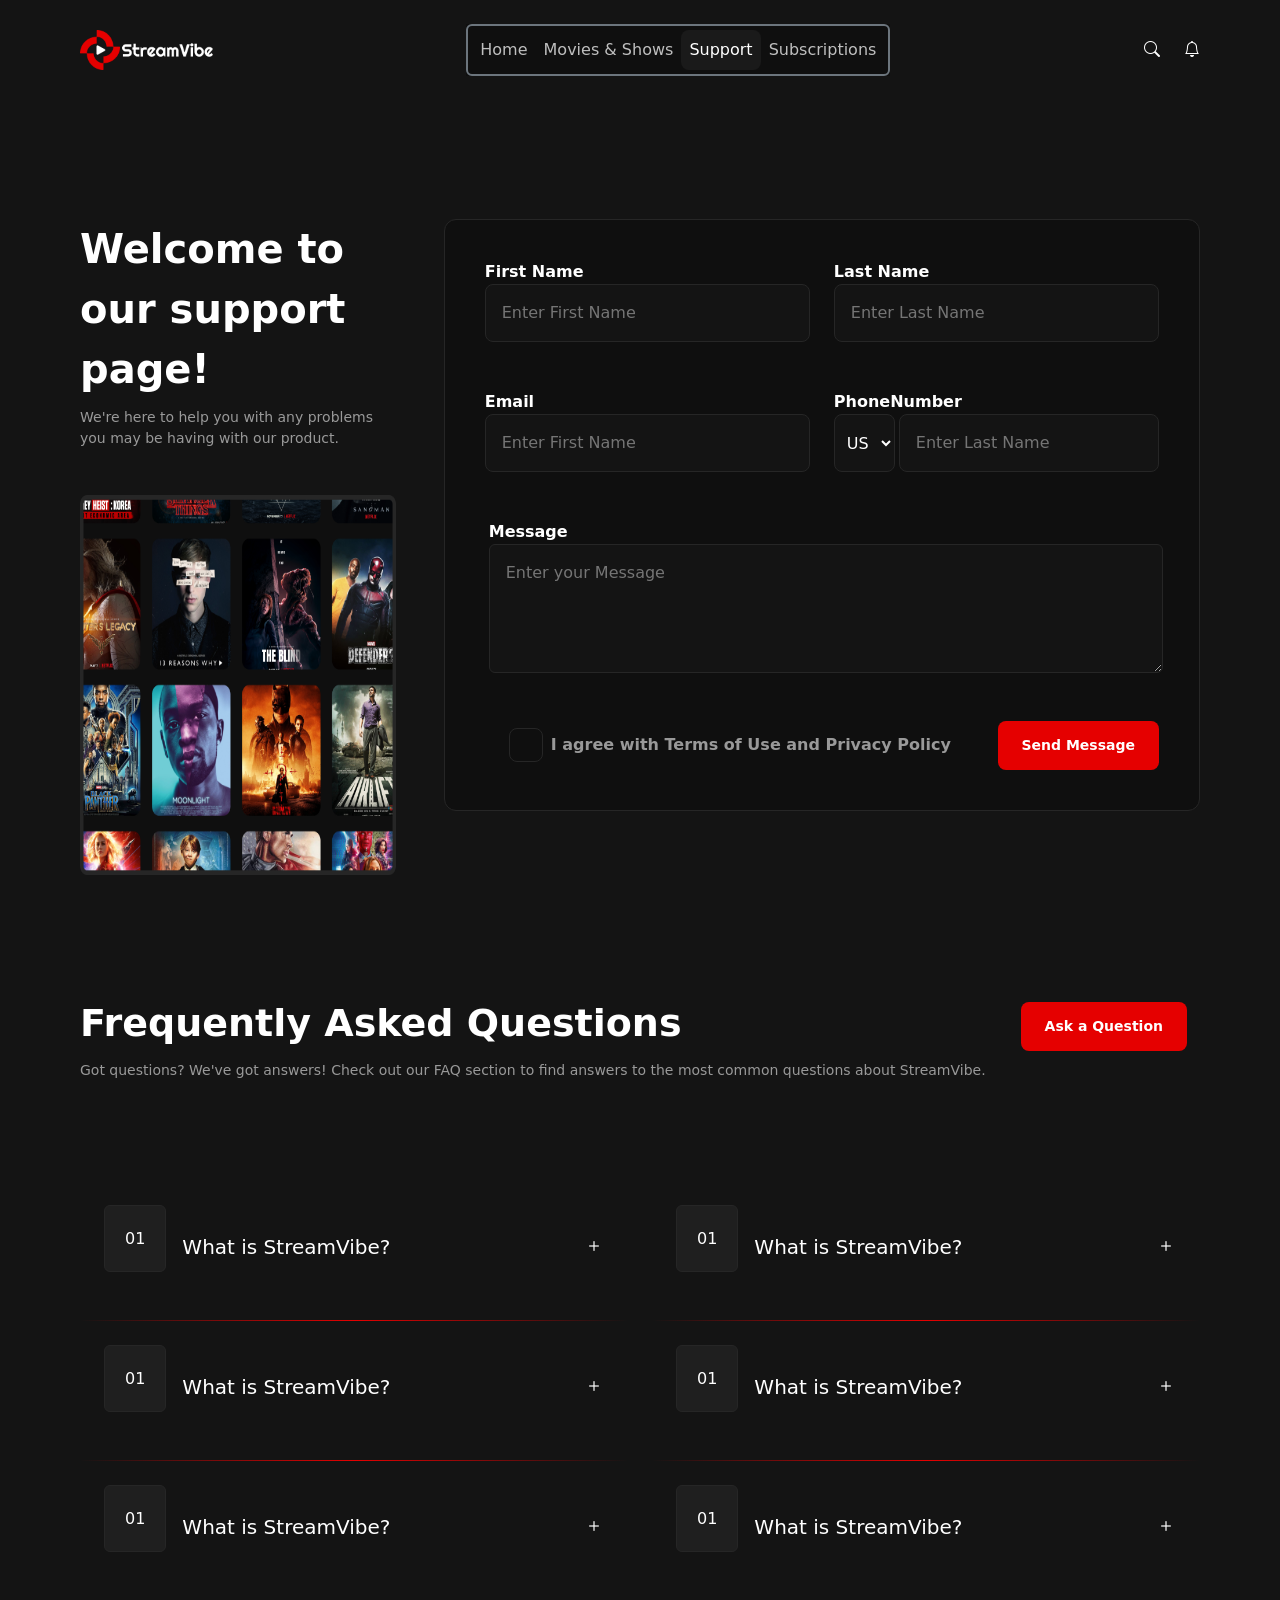
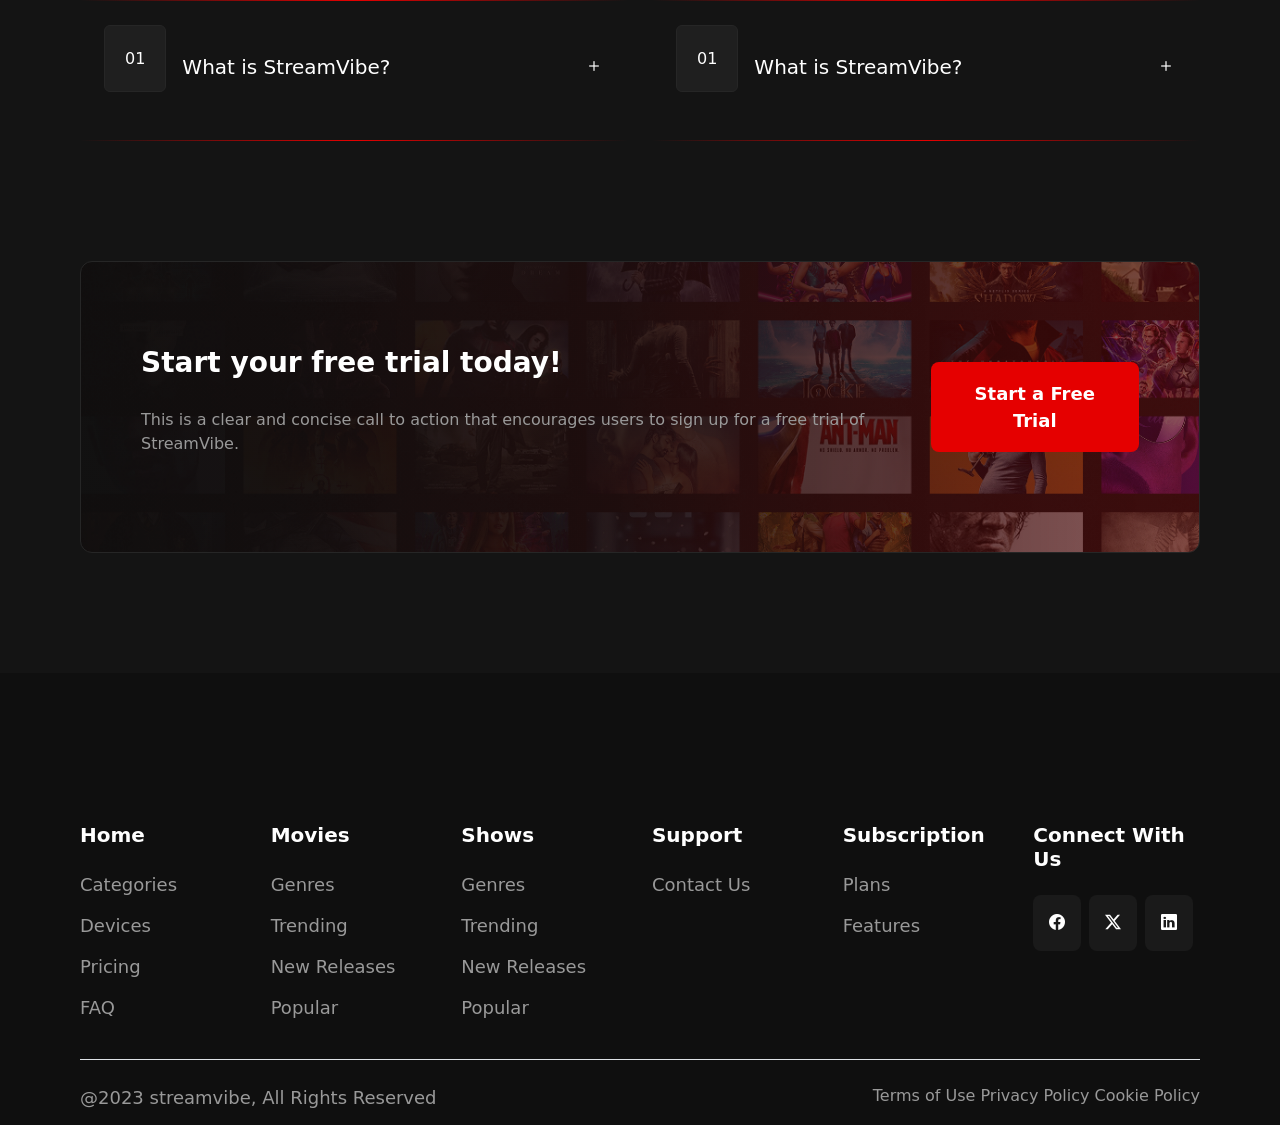
<file: pages/Support.html>
<!DOCTYPE html>
<html lang="en">
    <head>
        <meta charset="UTF-8">
        <meta name="viewport" content="width=device-width, initial-scale=1.0">
        <title>Support</title>
        <link rel="stylesheet"
            href="https://cdn.jsdelivr.net/npm/bootstrap@5.3.8/dist/css/bootstrap.min.css">
        <link rel="stylesheet"
            href="https://cdn.jsdelivr.net/npm/bootstrap-icons@1.11.3/font/bootstrap-icons.min.css">
        <link rel="stylesheet" href="../components/Navbar_Footer_Banner.css">
        <link rel="stylesheet" href="../components/ask_Questions.css">
        <link rel="stylesheet" href="../components/button.css">
        <link rel="stylesheet" href="../components/paragraph_heading.css">
        <link rel="stylesheet" href="../assets/styles/Support.css">
    </head>
    <body>
        <header>
            <nav class="navbar justify-content-between navbar-expand-lg py-4 ">
                <a href="#">
                    <img
                        src="../assets/Logo.png" height="40px"
                        alt="logo">
                </a>
                <button class="d-lg-none d-md-block" type="button" id="border">
                    <i class="bi bi-list fs-1 text-white" id="menu"></i>
                </button>
                <div class="links">
                    <ul
                        class="navbar-nav mx-auto mt-3 mt-lg-0 p-1 border border-2 rounded border-secondary">
                        <li>
                            <a class="nav-link" href="../pages/Home_page.html"
                               >Home</a>
                        </li>
                        <li>
                            <a class="nav-link "
                                href="../pages/movies_show.html"
                               >Movies &
                                Shows</a>
                        </li>
                        <li>
                            <a class="nav-link active"
                                href="#">Support</a>
                        </li>
                        <li>
                            <a class="nav-link"
                                href="../pages/subscription.html"
                                >Subscriptions</a>
                        </li>
                    </ul>
                </div>
                <div
                    class="d-flex align-items-center justify-content-center justify-content-lg-end mt-3 mt-lg-0 d-none d-md-none d-lg-flex gap-lg-2 gap-xl-4 ">
                    <button
                        class="bi bi-search nav-icon me-3 me-lg-0 border-0 text-white"></button>
                    <button
                        class="bi bi-bell nav-icon border-0 text-white"></button>
                </div>
            </nav>
        </header>

        <!-- main support in form -->
        <main>
            <div class="supports d-flex gap-5  flex-column flex-md-row">
                <div class="support_content">
                    <h2 class="fs-1 text-white">Welcome to our support page!</h2>
                    <p>We're here to help you with any problems you may be having with our product.</p>
                    <img class="w-100 " src="../assets/support/Sub Container.png"
                        alt="sub container">
                </div>
                <div class="support_form">
                    <form action>
                        <div class="row mb-5">
                            <div class="col-md-6 d-flex flex-column">
                                <label class="text-white">First Name</label>
                                <input type="text" placeholder="Enter First Name">
                            </div>
                            <div class="col-md-6 d-flex flex-column">
                                <label class="text-white">Last Name</label>
                                <input type="text" placeholder="Enter Last Name">
                            </div>
                        </div>
                        <div class="row ">
                            <div class="col-md-6 d-flex flex-column mb-5">
                                <label class="text-white">Email</label>
                                <input type="email" placeholder="Enter First Name">
                            </div>
                            <div class="col-md-6 mb-5">
                                <label class="text-white">PhoneNumber</label>
                                <div class="d-flex gap-1">
                                    <select class="text-white" name="" id="">
                                    <option class="text-white" value="">US</option>
                                    <option class="text-white" value="">IN </option>
                                    <option class="text-white" value="">EG</option>
                                </select>
                                <input type="text "
                                    class=" w-100 "
                                    placeholder="Enter Last Name" >
                                </div>
                            </div>
                            <div class="row mb-5 ">
                                <label class="text-white mx-1" for="">Message</label>
                                <textarea class="col-12 rounded-2 mx-3" name="" id="" placeholder="Enter your Message"></textarea>
                            </div>
                            <div class=" d-flex justify-content-between flex-column flex-md-row">
                                <div class="form-check d-flex align-items-center gap-2">
                                    <input class="check" type="checkbox">
                                    <label class="checkbox" for="">I agree with Terms of Use and Privacy Policy</label>
                                </div>
                                <button class="buttons">Send Message</button>
                            </div>
                        </div>

                    </form>
                </div>
            </div>
        </main>

        <!-- section ask Questions -->
        <section>
            <div class="ask_Question">
                <div
                    class="title_ask d-flex justify-content-between flex-column flex-md-row">
                    <div class="head">
                        <h2 class="text-white">Frequently Asked Questions</h2>
                        <p>Got questions? We've got answers! Check out our FAQ
                            section to find answers to the most common questions
                            about StreamVibe.</p>
                    </div>
                    <div class="btn">
                        <button class="buttons">Ask a Question</button>
                    </div>
                </div>

                <div class="row">
                    <div class="Questions col-12 col-md-6">
                        <div
                            class="content_Question d-flex align-items-center gap-3">
                            <button class="rounded-2 text-white">01 </button>
                            <div class="ask flex-grow-1">
                                <h4
                                    class="text-white d-flex justify-content-between question">What
                                    is StreamVibe?
                                    <span><i class="bi bi-plus plus-icon"></i>
                                        <i
                                            class="bi bi-dash dash-icon d-none"></i></span></h4>
                                <p class="d-none ">StreamVibe is a streaming
                                    service that allows you to watch movies and
                                    shows on demand.</p>
                            </div>
                        </div>
                        <div class="line"></div>

                        <div
                            class="content_Question d-flex align-items-center gap-3">
                            <button class="rounded-2 text-white">01 </button>
                            <div class="ask flex-grow-1">
                                <h4
                                    class="text-white d-flex justify-content-between question">What
                                    is StreamVibe?
                                    <span><i class="bi bi-plus plus-icon"></i>
                                        <i
                                            class="bi bi-dash dash-icon d-none"></i></span></h4>
                                <p class="d-none ">StreamVibe is a streaming
                                    service that allows you to watch movies and
                                    shows on demand.</p>
                            </div>
                        </div>
                        <div class="line"></div>

                        <div
                            class="content_Question d-flex align-items-center gap-3">
                            <button class="rounded-2 text-white">01 </button>
                            <div class="ask flex-grow-1">
                                <h4
                                    class="text-white d-flex justify-content-between question">What
                                    is StreamVibe?
                                    <span><i class="bi bi-plus plus-icon"></i>
                                        <i
                                            class="bi bi-dash dash-icon d-none"></i></span></h4>
                                <p class="d-none ">StreamVibe is a streaming
                                    service that allows you to watch movies and
                                    shows on demand.</p>
                            </div>
                        </div>
                        <div class="line"></div>

                        <div
                            class="content_Question d-flex align-items-center gap-3">
                            <button class="rounded-2 text-white">01 </button>
                            <div class="ask flex-grow-1">
                                <h4
                                    class="text-white d-flex justify-content-between question">What
                                    is StreamVibe?
                                    <span><i class="bi bi-plus plus-icon"></i>
                                        <i
                                            class="bi bi-dash dash-icon d-none"></i></span></h4>
                                <p class="d-none ">StreamVibe is a streaming
                                    service that allows you to watch movies and
                                    shows on demand.</p>
                            </div>
                        </div>
                        <div class="line"></div>
                    </div>
                    <div class="Questions col-12 col-md-6">
                        <div
                            class="content_Question d-flex align-items-center gap-3">
                            <button class="rounded-2 text-white">01 </button>
                            <div class="ask flex-grow-1">
                                <h4
                                    class="text-white d-flex justify-content-between question">What
                                    is StreamVibe?
                                    <span><i class="bi bi-plus plus-icon"></i>
                                        <i
                                            class="bi bi-dash dash-icon d-none"></i></span></h4>
                                <p class="d-none ">StreamVibe is a streaming
                                    service that allows you to watch movies and
                                    shows on demand.</p>
                            </div>
                        </div>
                        <div class="line"></div>

                        <div
                            class="content_Question d-flex align-items-center gap-3">
                            <button class="rounded-2 text-white">01 </button>
                            <div class="ask flex-grow-1">
                                <h4
                                    class="text-white d-flex justify-content-between question">What
                                    is StreamVibe?
                                    <span><i class="bi bi-plus plus-icon"></i>
                                        <i
                                            class="bi bi-dash dash-icon d-none"></i></span></h4>
                                <p class="d-none ">StreamVibe is a streaming
                                    service that allows you to watch movies and
                                    shows on demand.</p>
                            </div>
                        </div>
                        <div class="line"></div>

                        <div
                            class="content_Question d-flex align-items-center gap-3">
                            <button class="rounded-2 text-white">01 </button>
                            <div class="ask flex-grow-1">
                                <h4
                                    class="text-white d-flex justify-content-between question">What
                                    is StreamVibe?
                                    <span><i class="bi bi-plus plus-icon"></i>
                                        <i
                                            class="bi bi-dash dash-icon d-none"></i></span></h4>
                                <p class="d-none ">StreamVibe is a streaming
                                    service that allows you to watch movies and
                                    shows on demand.</p>
                            </div>
                        </div>
                        <div class="line"></div>

                        <div
                            class="content_Question d-flex align-items-center gap-3">
                            <button class="rounded-2 text-white">01 </button>
                            <div class="ask flex-grow-1">
                                <h4
                                    class="text-white d-flex justify-content-between question">What
                                    is StreamVibe?
                                    <span><i class="bi bi-plus plus-icon"></i>
                                        <i
                                            class="bi bi-dash dash-icon d-none"></i></span></h4>
                                <p class="d-none ">StreamVibe is a streaming
                                    service that allows you to watch movies and
                                    shows on demand.</p>
                            </div>
                        </div>
                        <div class="line"></div>
                    </div>
                </div>
            </div>
        </section>

        <!-- section banner -->
        <section
            class="banner d-flex flex-column flex-md-row  justify-content-between align-items-center ">
            <div>
                <h2 class="text-white mb-4">Start your free trial today!</h2>
                <p>This is a clear and concise call to action that encourages
                    users to sign up for a free trial of StreamVibe.</p>
            </div>
            <div>
                <button class="text-white border-0">Start a Free Trial</button>
            </div>
        </section>

        <!-- footer -->
        <footer>
            <div class="footerall">
                <div class="row mb-4">
                    <div class="col-6 col-md-2 d-flex flex-column">
                        <h6 class="footer-heading">Home</h6>
                        <a href="#" class="footer-link">Categories</a>
                        <a href="#" class="footer-link">Devices</a>
                        <a href="#" class="footer-link">Pricing</a>
                        <a href="#" class="footer-link">FAQ</a>
                    </div>
                    <div class="col-6 col-md-2 d-flex flex-column">
                        <h6 class="footer-heading">Movies</h6>
                        <a href="#" class="footer-link">Genres</a>
                        <a href="#" class="footer-link">Trending</a>
                        <a href="#" class="footer-link">New Releases</a>
                        <a href="#" class="footer-link">Popular</a>
                    </div>
                    <div class="col-6 col-md-2 d-flex flex-column">
                        <h6 class="footer-heading">Shows</h6>
                        <a href="#" class="footer-link">Genres</a>
                        <a href="#" class="footer-link">Trending</a>
                        <a href="#" class="footer-link">New Releases</a>
                        <a href="#" class="footer-link">Popular</a>
                    </div>
                    <div class="col-6 col-md-2 d-flex flex-column">
                        <h6 class="footer-heading">Support</h6>
                        <a href="index.html" class="footer-link">Contact Us</a>
                    </div>
                    <div class="col-6 col-md-2 d-flex flex-column">
                        <h6 class="footer-heading">Subscription</h6>
                        <a href="#" class="footer-link">Plans</a>
                        <a href="#" class="footer-link">Features</a>
                    </div>
                    <div class="col-6 col-md-2 ">
                        <h6 class="footer-heading">Connect With Us</h6>
                        <div class="d-flex gap-2">
                            <a href="#" class="social-icon"><i
                                    class="bi bi-facebook"></i></a>
                            <a href="#" class="social-icon"><i
                                    class="bi bi-twitter-x"></i></a>
                            <a href="#" class="social-icon"><i
                                    class="bi bi-linkedin"></i></a>
                        </div>
                    </div>
                </div>

                <div
                    class="footer-bottom d-flex flex-column flex-md-row justify-content-between border-top pt-4">
                    <div id="footer-bottom-left">
                        @2023 streamvibe, All Rights Reserved
                    </div>
                    <div class="footer-bottom-links mt-3 mt-md-0">
                        <a class="text-decoration-none gap" href="#">Terms of
                            Use</a>
                        <a class="text-decoration-none gap" href="#">Privacy
                            Policy</a>
                        <a class="text-decoration-none gap" href="#">Cookie
                            Policy</a>
                    </div>
                </div>
            </div>
        </footer>

        
        <script
        src="https://cdn.jsdelivr.net/npm/bootstrap@5.3.8/dist/js/bootstrap.min.js"
        integrity="sha384-G/EV+4j2dNv+tEPo3++6LCgdCROaejBqfUeNjuKAiuXbjrxilcCdDz6ZAVfHWe1Y"
        crossorigin="anonymous"></script>
        <script src="../assets/script/script.js"></script>
    </body>
</html>
</file>
<file: components/Navbar_Footer_Banner.css>
@import url("https://fonts.googleapis.com/css2?family=Google+Sans+Flex:opsz,wght@6..144,1..1000&family=Maname&display=swap");
* {
  padding: 0;
  margin: 0;
  box-sizing: border-box;
}

#border {
  padding: 12px;
  border: 3px solid #262626;
  border-radius: 6px;
  background-color: #1a1a1a;
}

header {
  position: relative;
  .navbar {
    margin: 0 161px;

    .links {
      background-color: #0f0f0f;

      a {
        color: #bfbfbf;

        &:hover {
          border-radius: 8px;
          background-color: #1a1a1a;
        }
      }
      .active {
        border-radius: 8px;
        color: #ffffff;
        background-color: #1a1a1a;
      }
    }
    button {
      background-color: unset;
    }
  }

  @media (max-width: 1440px) {
    .navbar {
      margin: 0 80px;
    }
  }

  @media (max-width: 575px) {
    .navbar {
      margin: 0 15px;
    }

    .links {
      position: fixed;
      top: 0;
      right: -100%;
      width: 280px;
      height: 100vh;

      background-color: #0f0e0e98 !important;

      padding: 100px 20px 20px;

      transition: 0.4s;
      z-index: 1;
      display: flex;
      flex-direction: column;
    }

    .links .navbar-nav {
      flex-direction: column;
      gap: 10px;
      border: none !important;
    }

    .links.show {
      right: 0;
    }
  }
}

/* section banner */
.banner {
  margin: 150px 161px;
  padding: 100px 80px;
  border: #262626 solid 1px;
  border-radius: 12px;
  background:
    linear-gradient(#0f0f0f20, #0f0f0f1e),
    url("../assets/Background\ Images.png") center/cover;

  h2 {
    font-size: 48px;
    font-weight: 700;
  }

  p {
    font-size: 18px;
    font-weight: 400;
    color: #999999;
  }

  button {
    border-radius: 8px;
    padding: 18px 24px;
    background-color: #e50000;
    font-size: 18px;
    font-weight: 600;
    flex-grow: 1;
    
  }
  button:hover{
    transition: .5s;
    transform: scale(1.1);
  }

  @media (max-width: 1440px) {
    margin: 120px 80px;
    padding: 80px 60px;

    h2 {
      font-size: 28px;
    }

    p {
      font-size: 16px;
    }
  }

  @media (max-width: 575px) {
    margin: 80px 15px;
    padding: 50px 30px;
    text-align: center;
    h2 {
      font-size: 24gpx;
    }
    p {
      font-size: 14px;
    }
  }
}

footer {
  background-color: #0f0f0f;
  padding-top: 150px;
  .footerall {
    margin: 0 161px;

    .footer-heading {
      font-size: 20px;
      font-weight: 600;
      color: #ffffff;
      margin-bottom: 24px;
    }

    .footer-link,
    #footer-bottom-left {
      font-size: 18px;
      font-weight: 500;
      color: #999999;
      text-decoration: none;
      margin-bottom: 14px;
    }

    .social-icon {
      padding: 16px;
      border-radius: 8px;
      color: white;
      background-color: #1a1a1a;
    }

    .footer-bottom-links {
      a {
        color: #999999;
      }
    }
  }

  @media (max-width: 1440px) {
    .footerall {
      margin: 0 80px;
    }
  }

  @media (max-width: 575px) {
    .footerall {
      margin: 0 15px;
    }
  }
}
</file>
<file: components/hero.css>
@import url("https://fonts.googleapis.com/css2?family=Google+Sans+Flex:opsz,wght@6..144,1..1000&family=Maname&display=swap");
* {
  padding: 0;
  margin: 0;
  box-sizing: border-box;
}

main {
  margin: 0 161px;
    
  
  .movie-hero-overlay {
    background: linear-gradient(
      to top,
        #141414 0%,
        #3a3838bc 30%,
        #14141434 55%,
        #2b2a2a4b 75%,
        #3b38383a 100%
    );

    
    .hero-btn-group {
      gap: 20px;
      .btn {
        background-color: #e50914;
      }
      .btn-icon {
        background-color: var(--sv-bg);
        border: 1px solid var(--sv-border);
        width: 3rem;
        height: 3rem;
        border-radius: 8px;
        transition: all 0.3s;
      }
      .btn-icon:hover {
        background-color: var(--sv-border);
        color: white;
      }
    }
  }


  @media (max-width:1440px) {
      margin: 0 80px;
  

  }

  @media (max-width:575px) {
    margin: 0 15px;
    .movie-hero{
    img{
     margin: 0 ;
    
    height: 460px;
    
  }
  }
  .movie-hero-overlay {
    background: linear-gradient(
      to top,
        #000000f3 0%,
        #141414bc 30%,
        #14141434 55%,
        #1414144b 75%,
        #14141400 100%
    );

    
    .hero-btn-group {
      width: 90%;
 
    }
  }

  }
}
</file>
<file: components/paragraph_heading.css>
@import url('https://fonts.googleapis.com/css2?family=Google+Sans+Flex:opsz,wght@6..144,1..1000&family=Maname&display=swap');
*{
  padding: 0;
  margin: 0;
  box-sizing: border-box;
}
h1{
    font-size: 58px;
    font-weight: 700;
    line-height: 150%;
     @media (max-width:1440px) {
        font-size: 48px;
    }
    @media (max-width:575px) {
        font-size: 28px;
    }
}

p{
    font-size: 18px;
    font-weight: 400;
    line-height: 150%;
    color: #999999;

     @media (max-width:1440px) {
        font-size: 14px;
    }
}

h2{
    font-size: 38px;
    font-weight: 700;
    line-height: 150%;

     @media (max-width:1440px) {
        font-size: 38px;
    }
    @media (max-width:575px) {
        font-size: 20px;
    }
}

h3{
    font-size: 24px;
    font-weight: 600;
    line-height: 150%;

     @media (max-width:1440px) {
        font-size: 20px;
    }
    @media (max-width:575px) {
        font-size: 18px;
    }
}

h4{
    font-size: 22px;
    font-weight: 500;
    line-height: 150%;
     @media (max-width:1440px) {
        font-size: 20px;
    }
    @media (max-width:575px) {
        font-size: 18px;
    }
}

h5{
    font-size: 20px;
    font-weight: 500;
    line-height: 150%;
    @media (max-width:1440px) {
        font-size: 18px;
    }
    @media (max-width:575px) {
        font-size: 16px;
    }
}
</file>
<file: assets/styles/movie_open.css>
@import url("https://fonts.googleapis.com/css2?family=Google+Sans+Flex:opsz,wght@6..144,1..1000&family=Maname&display=swap");
* {
  padding: 0;
  margin: 0;
  box-sizing: border-box;
}
body {
  background-color: #141414;
}

#border {
  border-radius: 10px;
  border: 1px solid #262626;
  background-color: #1a1a1a;
}
section {
  margin: 100px 161px 100px 161px;

  .movie_open {
    gap: 30px;
    .Seasons {
      padding: 40px;

      .Season {
        padding: 24px 50px;
        border-radius: 12px;
        button {
          background-color: unset;
        }
        .Seaason-box {
          padding: 20px;
          border-radius: 8px;
          background-color: #141414;
          .content {
            .time {
              width: fit-content;
              color: #999999;
              background-color: #141414;
            }
          }
          img {
            width: 175px;
            height: 118px;
          }
        }
      }
    }
    .content_movie {
      gap: 30px;
    }

    .head-scroll {
      margin-bottom: 30px;
      button {
        background-color: #141414 !important;
        border: 1px solid #262626;
      }
    }
    .img-box {
      display: grid;
      grid-auto-flow: column;
      gap: 20px;
      img {
        width: 100%;
        height: 100%;
        border-radius: 12px;
      }
    }

    .box-review {
      .head-box {
        button {
          height: 29px;
        }
      }
    }

    .description,
    .cast,
    .review {
      padding: 50px;
    }

    .review {
      .head {
        margin-bottom: 40px;

        button {
          font-size: 18px;
          background-color: #141414 !important;
          padding: 14px 16px;
        }
      }
      .box-review {
        gap: 20px;
        .box {
          padding: 40px !important;
          button {
            border: 1px solid #262626;
            padding: 0 10px;
            background-color: #141414;
          }
        }
      }
      .buttons {
        button {
          background-color: #141414;
          border: 1px solid #262626;
        }
        .move-point {
          gap: 6px;
          .bg-point {
            width: 23px;
            height: 4px;
          }
        }
      }
    }
  }
  .content_left {
    height: fit-content;
    padding: 40px;

    .meta-item {
      .language {
        p {
          background-color: #141414 !important;
        }
      }

      .rating-box,
      .profile-sm {
        background-color: #141414 !important;
      }

      .profile-sm {
        img {
          width: 80px;
          height: 80px;
        }
      }

      .rating-box {
        span {
          font-size: 30px;
        }
      }
    }
  }
  @media (max-width: 1440px) {
    margin: 0 80px;
    .movie_open {
      margin-top: 80px;
      .description,
      .cast,
      .review {
        padding: 40px;
      }

      .review {
        .box-review {
          .box {
            padding: 40px;
          }
        }
      }
      .img-box {
        gap: 10px;
      }
    }

    .content_left {
      .meta-item {
        .rating-box {
          span {
            font-size: 20px;
          }
        }
      }
    }
  }
}
@media (max-width: 575px) {
  section {
    margin: 0 15px;

  .movie_open {
    gap: 30px;
    .Seasons {
      padding: 24px;

      .Season {
        padding: 16px 20px;
      }
    }

    .description,
    .cast,
    .review {
      padding: 24px;
    }

    .review {
      .box-review {
        .box {
          padding: 24px !important;
        }
      }
    }
  }

    .content_left {
      padding: 24px;
    }
  }
}
</file>
<file: components/plan.css>
@import url('https://fonts.googleapis.com/css2?family=Google+Sans+Flex:opsz,wght@6..144,1..1000&family=Maname&display=swap');
*{
  padding: 0;
  margin: 0;
  box-sizing: border-box;
}

section {
  .plan {
    margin: 150px 161px 135px 161px;

    .head-plan {
      margin-bottom: 80px;
    }

    .btn {
      width: 237px;
      height: 75px;
      border: 1px solid #262626;

      button {
        flex: 1;
        padding: 14px 24px;
      }
      .button {
        color: #999999;
        background-color: unset;
      }
      .active {
        background-color: #1f1f1f;
        color: #fff;
      }
    }
  }

  .cards {
    gap: 30px;
    .card {
      padding: 50px;
      border: 1px solid #262626;
      background-color: #1a1a1a;
      cursor: pointer;
      button {
        flex: 1;
      }
      button:hover{
        transition: .6s;
        transform: scale(.9);
      }
    }
    .card:hover{
      transition: .5s;
      transform: translateY(10px);
    }
  }
  @media (max-width: 1440px) {
    .plan {
      margin: 120px 80px 113px 80px;
      .head-plan {
        margin-bottom: 60px;
      }
    }
    .cards {
      gap: 20px;
      .card {
        padding: 40px;
      }
    }
  }
  @media (max-width: 575px) {
    .plan {
      margin: 80px 15px 80px 15px;
      .head-plan {
        margin-bottom: 40px;
      }
    }

    .cards {
      .card {
        padding: 24px;
      }
    }
  }
}
</file>
<file: components/button.css>
@import url('https://fonts.googleapis.com/css2?family=Google+Sans+Flex:opsz,wght@6..144,1..1000&family=Maname&display=swap');
*{
  padding: 0;
  margin: 0;
  box-sizing: border-box;
}
.buttons{
    gap: 8px;
    border: none;
    border-radius: 8px;
    background-color: #e50000;
    font-size: 18px;
    font-weight: 600;
    line-height: 150%;
    color: #ffffff;
    padding: 18px 24px;

    i{
        width: 15px;
        height: 16px;
    }

     @media (max-width:1440px) {
        font-size: 14px;
        padding: 14px 24px;
    }
   
}
</file>
<file: assets/styles/subscription.css>
/* $danger: #E50000; */
@import url('https://fonts.googleapis.com/css2?family=Inter:wght@400;500;600;700&display=swap');


:root {
  
 
  /* 🔴 Red Shades */
  --red-45: #E50000;
  --red-50: #FF0000;
  

  /* ⚫ Black Shades */
  --black-06: #0F0F0F;
  --black-08: #141414;
  --black-10: #1A1A1A;
  --black-12: #1F1F1F;
  --black-15: #262626;
  --black-20: #333333;
  --black-25: #404040;
  --black-30: #4C4C4C;

  /* ⚪ Grey Shades */
  --grey-60: #999999;
  --grey-65: #A6A6A6;
  --grey-70: #B3B3B3;
  --grey-75: #BFBFBF;
  --grey-90: #E4E4E7;
  --grey-95: #F1F1F3;
  --grey-97: #F7F7F8;
  --grey-99: #FCFCFD;
}

*{
    padding: 0;
    margin: 0;
    box-sizing: border-box;
}

body{
    background-color: #141414;
}

#border{
    border: 1px solid #262626;
    border-radius: 12px;
}

main{
    margin: 0 161px;

    table{
        margin-bottom: 135px;
        border: 1px solid var(--black-15);
        table-layout: fixed;
        th{
        border: 1px solid var(--black-15);

            padding: 30px;
        }

        th{
            background-color: black;
            font-size: 18px;
            .badge-popular{
                background-color: var(--red-45);
                font-size: 14px;
                font-weight: 500;
                padding: 6px 10px;
                border-radius: 2px;
            }
        }
        
        td{
            font-size: 16px;
        border: 1px solid var(--black-15);
            
        
            padding: 30px;

            
        }
        td:first-child, th:first-child{
                width: 25%;
            }
    }

    .compare-section{

        .mobile{
            li{
                .active{
                    background-color: #141414;
                }
            }
        }

        .button-mobile{
            background-color: #0F0F0F;
            border: 1px solid #262626 ;
            
            button{
                background-color: unset;
                color: #999999;
            }
        }

        .content{
            border:1px solid #262626;
            padding: 24px;

            .title{
                color: #999999;
            }
            .value{
                color: #F1F1F3;
            }
        }
    }


    @media (max-width:1440px) {
        margin: 0 80px;  

    }

    @media (max-width:575px) {
         margin: 0 15px;
        

        .compare-section{
            margin-bottom: 80px;
        }
    }
}
</file>
<file: components/ask_Questions.css>
@import url('https://fonts.googleapis.com/css2?family=Google+Sans+Flex:opsz,wght@6..144,1..1000&family=Maname&display=swap');
*{
  padding: 0;
  margin: 0;
  box-sizing: border-box;
}
/* section ask_Question */
section {
  .ask_Question {
    margin: 0 161px;

    .title_ask {
      margin-top: 120px;
      margin-bottom: 84px;
      button {
        flex-grow: 1;
      }
    }

    .Questions {
      .content_Question {
        padding: 24px;

        button {
          height: 67px;
          padding: 20px;
          margin-bottom: 24px;
          border: 1px solid #262626;
          background-color: #1f1f1f;
        }
      }

      .line {
        width: 100%;
        height: 1px;
        padding: 24;
        background: linear-gradient(
          to right,
          rgba(229, 0, 0, 0),
          rgba(229, 0, 0, 1),
          rgba(229, 0, 0, 0)
        );
      }
    }
  }
  @media (max-width:1440px) {
    .ask_Question{
      margin: 0 80px;
    }
  }
  @media (max-width:575px) {
    .ask_Question{
      margin: 0 15px;

      .title_ask{
        margin-top: 80px;
        margin-bottom: 60px;

        button{
          display: flex;
        }
      }
    }
  }
}
</file>
<file: assets/styles/Support.css>
@import url("https://fonts.googleapis.com/css2?family=Google+Sans+Flex:opsz,wght@6..144,1..1000&family=Maname&display=swap");
* {
  padding: 0;
  margin: 0;
  box-sizing: border-box;
}
body {
  background-color: #141414;
}

main {
  margin: 119px 161px 0 161px;

  .support_content{
      img{
        height: 477px;
      }
    }
  .support_form {
    form {
      padding: 50px;
      border: 1px solid #262626;
      border-radius: 12px;
      background-color: #0f0f0f;

      div {
        label {
          font-size: 18px;
          line-height: 150%;
          font-weight: 600;
        }
        input {
          background-color: #141414;
          border: 1px solid #262626;
          border-radius: 8px;
          padding: 20px;
        }
        placeholder {
          font-size: 18px;
          font-weight: 400;
          line-height: 150%;
          color: #999999;
        }
      }
    }

    select {
      padding: 12px;
      border: 1px solid #262626;
      border-radius: 8px;
      background-color: #141414;
    }

    textarea {
      border: 1px solid #262626;
      background-color: #141414;
      padding: 20px;
      height: 163px;
    }

    .checkbox {
      color: #999999;
    }

    .check {
        appearance: none;
        background-color: unset;
        cursor: pointer;
    }
    .check:checked {
    background-color: rgb(0, 81, 255);
}
  }
  @media (max-width:1440px) {
    margin: 119px 80px 0 80px;
    .support_content{
      img{
        margin-top: 30px;
        height: 380px;
      }
    }
    .support_form {
    form {
      padding: 40px;

      div {
        label {
          font-size: 16px;
        }
        input {
          padding: 16px;
        }
        placeholder {
          font-size: 14px;
        }
      }
    }

    select {
      padding: 8px;
    }

    textarea {
      padding: 16px;
      height: 129px;
    }

  }
  @media (max-width:575px) {
    margin: 60px 15px 0 15px;
      .support_form {
    form {
      padding: 24px;

      
    }

  

  }
  }
}
}
</file>
